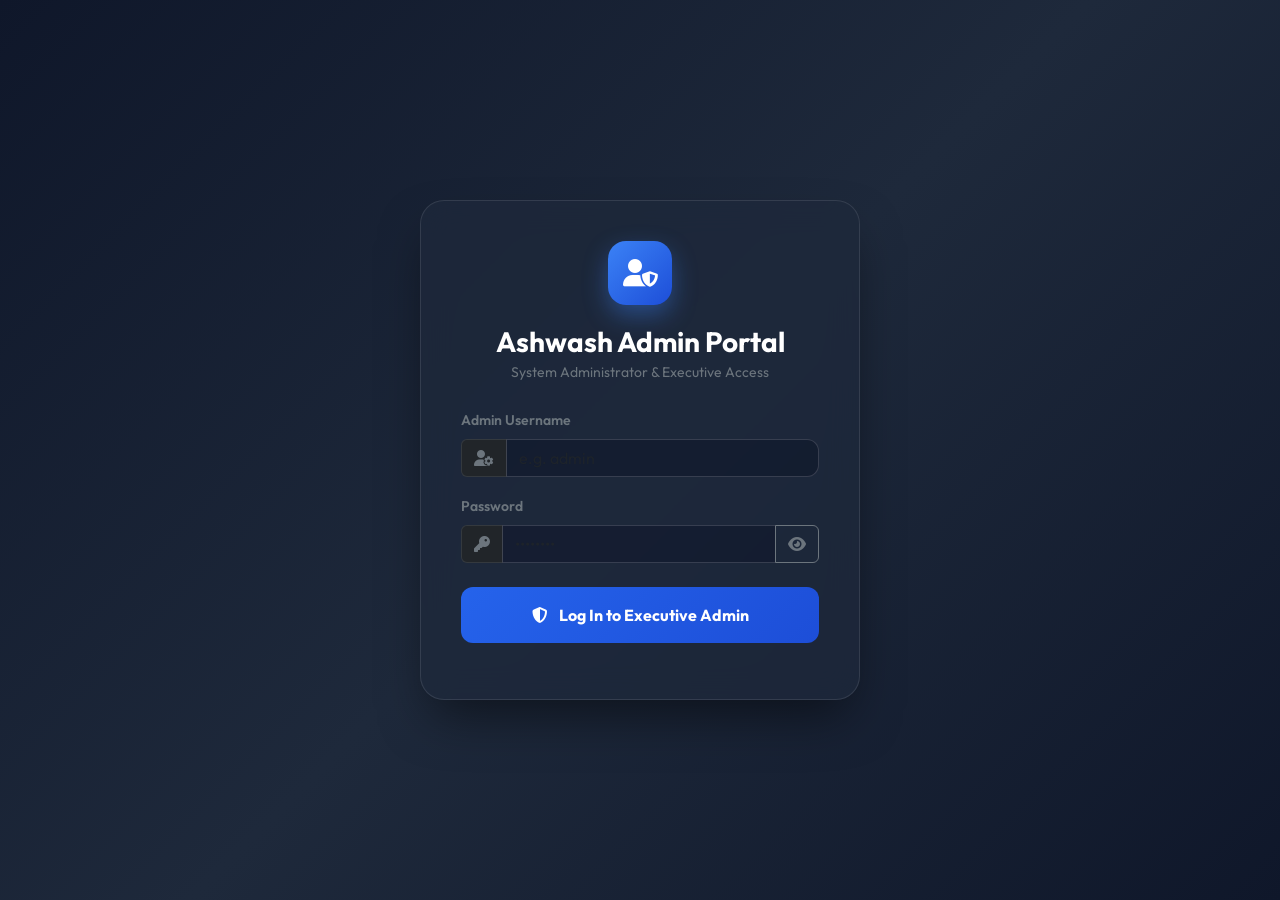
<file: ashwash_admin/index.html>
<!DOCTYPE html>
<html lang="en">
<head>
    <meta charset="UTF-8">
    <meta name="viewport" content="width=device-width, initial-scale=1.0">
    <title>Ashwash Executive Admin Portal - Login</title>
    <link href="https://cdn.jsdelivr.net/npm/bootstrap@5.3.0/dist/css/bootstrap.min.css" rel="stylesheet">
    <link rel="stylesheet" href="https://cdnjs.cloudflare.com/ajax/libs/font-awesome/6.4.0/css/all.min.css">
    <link href="https://fonts.googleapis.com/css2?family=Outfit:wght@300;400;500;600;700&display=swap" rel="stylesheet">
    <link rel="stylesheet" href="style.css">
</head>
<body class="d-flex align-items-center justify-content-center min-vh-100 py-4">
    <div class="login-card">
        <div class="text-center mb-4">
            <div class="brand-badge"><i class="fa-solid fa-user-shield text-white"></i></div>
            <h3 class="fw-bold text-white mb-1">Ashwash Admin Portal</h3>
            <p class="text-secondary small">System Administrator & Executive Access</p>
        </div>

        <div id="alertBox" class="alert alert-danger d-none border-0 bg-danger bg-opacity-25 text-danger rounded-3 py-2 px-3 mb-3 small"></div>

        <form id="adminLoginForm">
            <div class="mb-3">
                <label class="form-label text-secondary small fw-semibold">Admin Username</label>
                <div class="input-group">
                    <span class="input-group-text bg-dark border-secondary border-opacity-25 text-secondary"><i class="fa-solid fa-user-gear"></i></span>
                    <input type="text" id="username" class="form-control text-white" placeholder="e.g. admin" required>
                </div>
            </div>

            <div class="mb-4">
                <label class="form-label text-secondary small fw-semibold">Password</label>
                <div class="input-group">
                    <span class="input-group-text bg-dark border-secondary border-opacity-25 text-secondary"><i class="fa-solid fa-key"></i></span>
                    <input type="password" id="password" class="form-control text-white" placeholder="••••••••" required>
                    <button class="btn btn-outline-secondary border-opacity-25" type="button" onclick="toggleLoginPassword()">
                        <i class="fa-solid fa-eye text-secondary" id="loginEyeIcon"></i>
                    </button>
                </div>
            </div>

            <button type="submit" class="btn btn-blue w-100 mb-3 py-3 fw-bold"><i class="fa-solid fa-shield-halved me-2"></i> Log In to Executive Admin</button>
        </form>
    </div>
    <script src="app.js"></script>
    <script>
        function toggleLoginPassword() {
            const input = document.getElementById('password');
            const icon = document.getElementById('loginEyeIcon');
            if (input.type === 'password') {
                input.type = 'text';
                icon.classList.remove('fa-eye');
                icon.classList.add('fa-eye-slash');
            } else {
                input.type = 'password';
                icon.classList.remove('fa-eye-slash');
                icon.classList.add('fa-eye');
            }
        }
    </script>
</body>
</html>
</file>
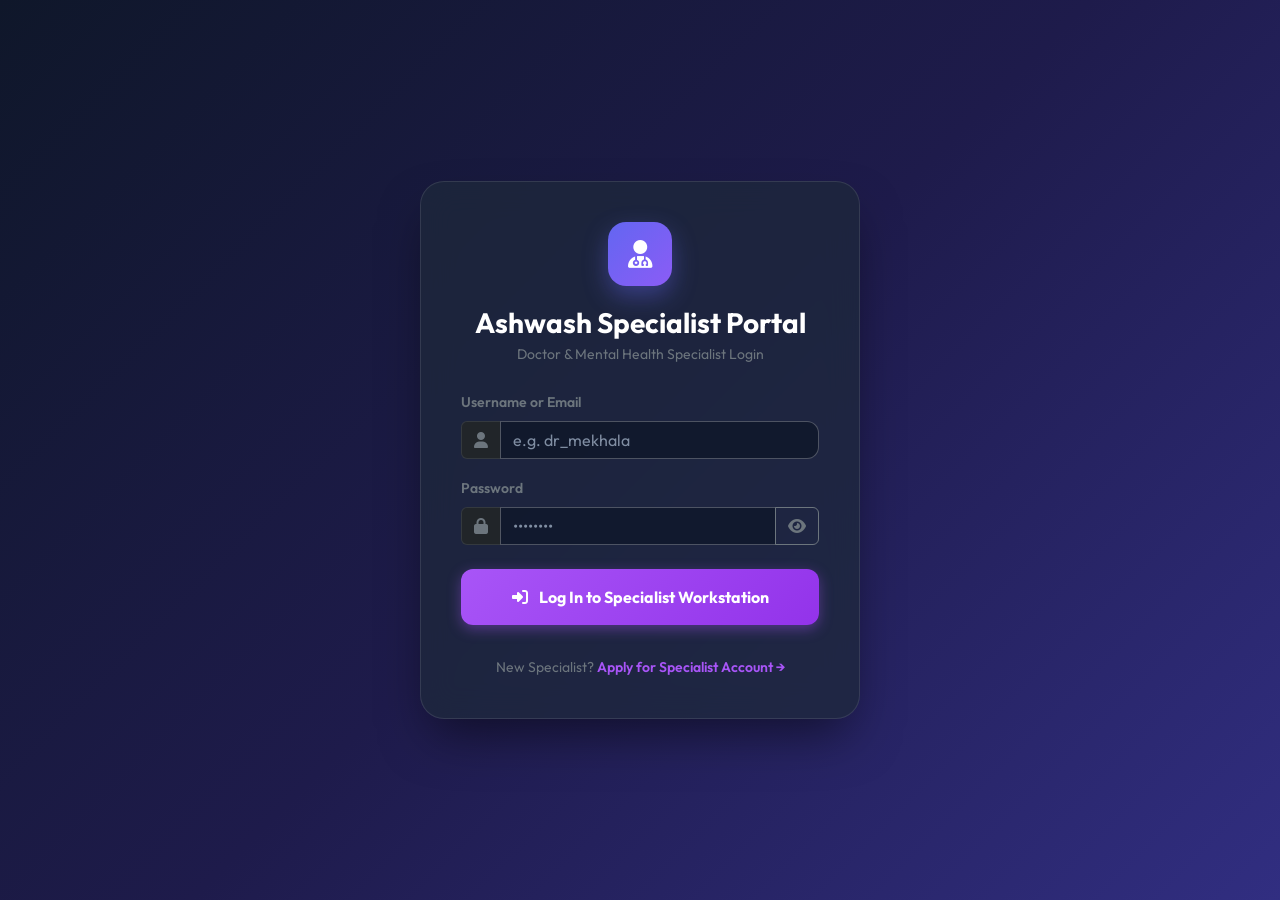
<file: ashwash_specialist/index.html>
<!DOCTYPE html>
<html lang="en">
<head>
    <meta charset="UTF-8">
    <meta name="viewport" content="width=device-width, initial-scale=1.0">
    <title>Ashwash Specialist Portal - Login</title>
    <link href="https://cdn.jsdelivr.net/npm/bootstrap@5.3.0/dist/css/bootstrap.min.css" rel="stylesheet">
    <link rel="stylesheet" href="https://cdnjs.cloudflare.com/ajax/libs/font-awesome/6.4.0/css/all.min.css">
    <link href="https://fonts.googleapis.com/css2?family=Outfit:wght@300;400;500;600;700&display=swap" rel="stylesheet">
    <link rel="stylesheet" href="style.css">
</head>
<body class="d-flex align-items-center justify-content-center min-vh-100 py-4">
    <div class="login-card">
        <div class="text-center mb-4">
            <div class="brand-badge"><i class="fa-solid fa-user-doctor text-white"></i></div>
            <h3 class="fw-bold text-white mb-1">Ashwash Specialist Portal</h3>
            <p class="text-secondary small">Doctor & Mental Health Specialist Login</p>
        </div>

        <div id="alertBox" class="alert alert-danger d-none border-0 bg-danger bg-opacity-25 text-danger rounded-3 py-2 px-3 mb-3 small"></div>

        <form id="specialistLoginForm">
            <div class="mb-3">
                <label class="form-label text-secondary small fw-semibold">Username or Email</label>
                <div class="input-group">
                    <span class="input-group-text bg-dark border-secondary border-opacity-25 text-secondary"><i class="fa-solid fa-user"></i></span>
                    <input type="text" id="username" class="form-control text-white" placeholder="e.g. dr_mekhala" required>
                </div>
            </div>

            <div class="mb-4">
                <label class="form-label text-secondary small fw-semibold">Password</label>
                <div class="input-group">
                    <span class="input-group-text bg-dark border-secondary border-opacity-25 text-secondary"><i class="fa-solid fa-lock"></i></span>
                    <input type="password" id="password" class="form-control text-white" placeholder="••••••••" required>
                    <button class="btn btn-outline-secondary border-opacity-25" type="button" onclick="toggleSpecialistLoginPassword()">
                        <i class="fa-solid fa-eye text-secondary" id="specEyeIcon"></i>
                    </button>
                </div>
            </div>

            <button type="submit" class="btn btn-purple w-100 mb-3 py-3 fw-bold"><i class="fa-solid fa-right-to-bracket me-2"></i> Log In to Specialist Workstation</button>
        </form>

        <div class="text-center mt-3">
            <p class="text-secondary small mb-0">New Specialist? <a href="register.html" class="text-decoration-none fw-semibold" style="color: #A855F7;">Apply for Specialist Account &rarr;</a></p>
        </div>
    </div>
    <script src="app.js"></script>
    <script>
        function toggleSpecialistLoginPassword() {
            const input = document.getElementById('password');
            const icon = document.getElementById('specEyeIcon');
            if (input.type === 'password') {
                input.type = 'text';
                icon.classList.remove('fa-eye');
                icon.classList.add('fa-eye-slash');
            } else {
                input.type = 'password';
                icon.classList.remove('fa-eye-slash');
                icon.classList.add('fa-eye');
            }
        }
    </script>
</body>
</html>
</file>
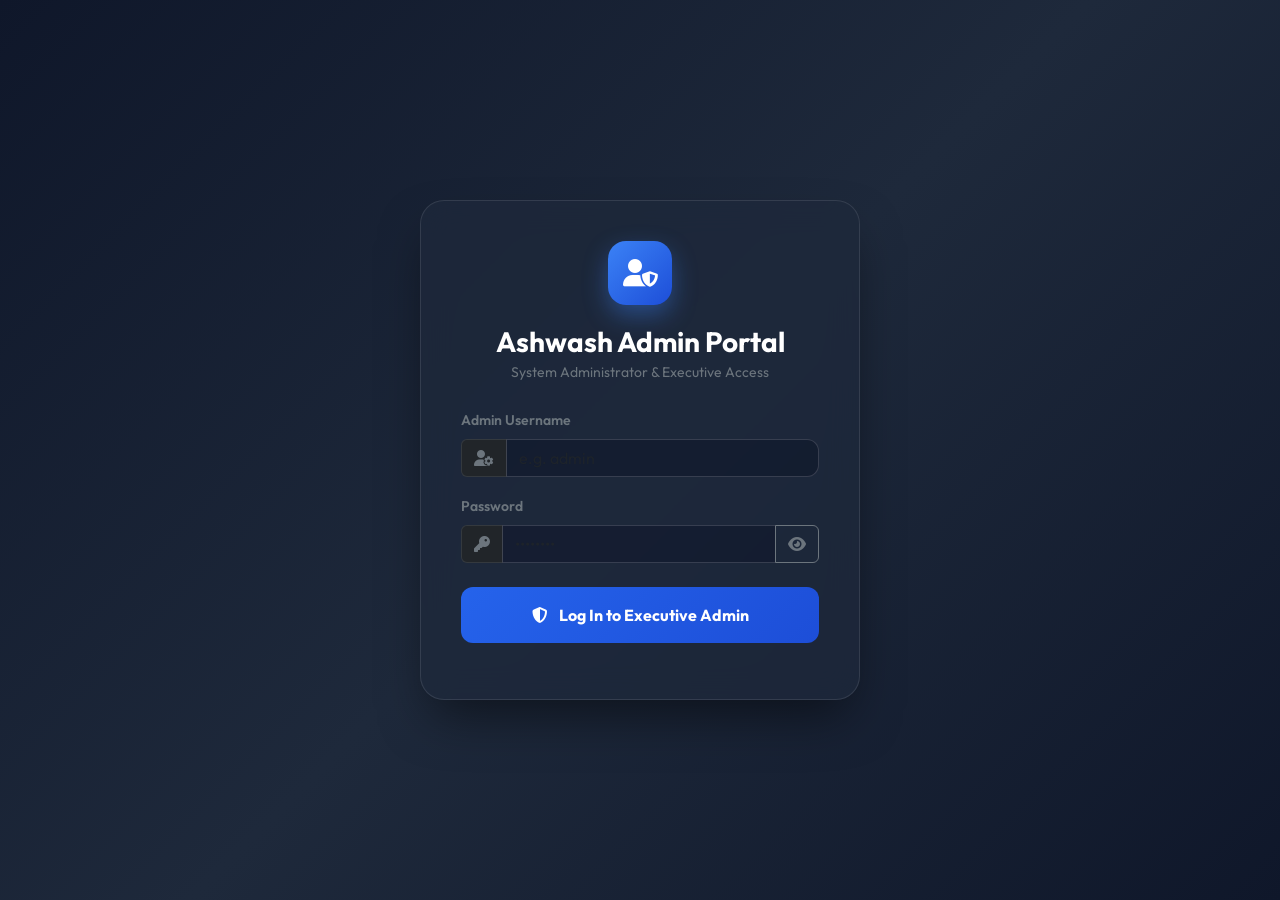
<file: ashwash_admin/dashboard.html>
<!DOCTYPE html>
<html lang="en">
<head>
    <meta charset="UTF-8">
    <meta name="viewport" content="width=device-width, initial-scale=1.0">
    <title>Ashwash Executive Admin Web App</title>
    <script>
        if (!localStorage.getItem('admin_token')) {
            window.location.href = 'index.html';
        }
    </script>
    <link href="https://cdn.jsdelivr.net/npm/bootstrap@5.3.0/dist/css/bootstrap.min.css" rel="stylesheet">
    <link rel="stylesheet" href="https://cdnjs.cloudflare.com/ajax/libs/font-awesome/6.4.0/css/all.min.css">
    <link href="https://fonts.googleapis.com/css2?family=Outfit:wght@300;400;500;600;700&display=swap" rel="stylesheet">
    <link rel="stylesheet" href="style.css">
</head>
<body>
    <!-- Navbar -->
    <nav class="navbar navbar-expand-lg border-bottom border-secondary border-opacity-25 bg-dark px-4 py-3 sticky-top">
        <div class="container-fluid">
            <a class="navbar-brand d-flex align-items-center text-white fw-bold fs-5" href="#">
                <span class="bg-primary rounded-3 p-2 me-2 d-inline-flex"><i class="fa-solid fa-user-shield text-white"></i></span>
                Ashwash Executive Admin Portal
            </a>
            <div class="d-flex align-items-center gap-3">
                <a href="https://ashwash-backend.onrender.com/admin/" target="_blank" class="btn btn-outline-warning btn-sm rounded-3"><i class="fa-solid fa-database me-1"></i> Django Core Admin</a>
                <a href="profile.html" class="btn btn-outline-info btn-sm rounded-3"><i class="fa-solid fa-user-gear me-1"></i> Manage Account</a>
                <button class="btn btn-outline-danger btn-sm rounded-3" onclick="logoutAdmin()"><i class="fa-solid fa-right-from-bracket me-1"></i> Logout</button>
            </div>
        </div>
    </nav>

    <div class="container-fluid px-4 py-4">
        <!-- KPI Metrics Row (Clickable Cards) -->
        <div class="row g-3 mb-4">
            <div class="col-md">
                <div class="stat-card d-flex align-items-center justify-content-between" onclick="openPatientsModal()" title="Click to view Patients Directory">
                    <div>
                        <div class="text-secondary small fw-semibold">Total Patients</div>
                        <div class="fs-3 fw-bold text-white" id="statPatients">0</div>
                    </div>
                    <div class="stat-icon bg-primary bg-opacity-25 text-primary"><i class="fa-solid fa-users"></i></div>
                </div>
            </div>
            <div class="col-md">
                <div class="stat-card d-flex align-items-center justify-content-between" onclick="openSpecialistsModal()" title="Click to view Specialists Directory">
                    <div>
                        <div class="text-secondary small fw-semibold">Specialists</div>
                        <div class="fs-3 fw-bold text-white" id="statSpecialists">0</div>
                    </div>
                    <div class="stat-icon bg-success bg-opacity-25 text-success"><i class="fa-solid fa-user-doctor"></i></div>
                </div>
            </div>
            <div class="col-md">
                <div class="stat-card d-flex align-items-center justify-content-between" onclick="openCoursesModal()" title="Click to view Course Approval Requests">
                    <div>
                        <div class="text-secondary small fw-semibold">Courses</div>
                        <div class="fs-3 fw-bold text-white" id="statCourses">0</div>
                    </div>
                    <div class="stat-icon bg-info bg-opacity-25 text-info"><i class="fa-solid fa-book-open"></i></div>
                </div>
            </div>
            <div class="col-md">
                <div class="stat-card d-flex align-items-center justify-content-between" onclick="openKnowledgeHubModal()" title="Click to view Knowledge Hub Resources">
                    <div>
                        <div class="text-secondary small fw-semibold">Knowledge Hub</div>
                        <div class="fs-3 fw-bold text-warning" id="statKnowledgeHub">0</div>
                    </div>
                    <div class="stat-icon bg-warning bg-opacity-25 text-warning"><i class="fa-solid fa-book-bookmark"></i></div>
                </div>
            </div>
            <div class="col-md">
                <div class="stat-card d-flex align-items-center justify-content-between" onclick="openPaymentsModal()" title="Click to view Payment Transactions">
                    <div>
                        <div class="text-secondary small fw-semibold">Total Revenue</div>
                        <div class="fs-3 fw-bold text-success" id="statRevenue">৳0</div>
                    </div>
                    <div class="stat-icon bg-success bg-opacity-25 text-success"><i class="fa-solid fa-money-bill-wave"></i></div>
                </div>
            </div>
        </div>

        <!-- Main Navigation Tabs -->
        <ul class="nav nav-tabs mb-4 border-secondary" id="adminTabs">
            <li class="nav-item">
                <button class="nav-link text-light active fw-bold" data-bs-toggle="tab" data-bs-target="#specialists-tab"><i class="fa-solid fa-user-doctor me-2"></i> Specialist Verification</button>
            </li>
            <li class="nav-item">
                <button class="nav-link text-light fw-bold" data-bs-toggle="tab" data-bs-target="#users-tab"><i class="fa-solid fa-user-gear me-2"></i> User Access Control</button>
            </li>
            <li class="nav-item">
                <button class="nav-link text-light fw-bold" data-bs-toggle="tab" data-bs-target="#courses-admin-tab">
                    <i class="fa-solid fa-book-open-reader me-2 text-warning"></i> Course Approval Requests <span class="badge bg-danger rounded-pill ms-1" id="badgePendingCourses">0</span>
                </button>
            </li>
            <li class="nav-item">
                <button class="nav-link text-light fw-bold" data-bs-toggle="tab" data-bs-target="#knowledge-hub-tab">
                    <i class="fa-solid fa-book-bookmark me-2 text-info"></i> Knowledge Hub Resources
                </button>
            </li>
            <li class="nav-item">
                <button class="nav-link text-light fw-bold" data-bs-toggle="tab" data-bs-target="#payments-admin-tab">
                    <i class="fa-solid fa-wallet me-2 text-success"></i> bKash Payments
                </button>
            </li>
        </ul>

        <div class="tab-content">
            <!-- TAB 1: SPECIALISTS -->
            <div class="tab-pane fade show active" id="specialists-tab">
                <div class="card-custom p-4">
                    <h5 class="fw-bold text-white mb-3">Specialist Verification & Medical Licenses</h5>
                    <div class="table-responsive">
                        <table class="table table-custom mb-0">
                            <thead>
                                <tr>
                                    <th>ID</th>
                                    <th>Doctor Name</th>
                                    <th>Specialization</th>
                                    <th>Qualification</th>
                                    <th>License No.</th>
                                    <th>Verification</th>
                                    <th>Action</th>
                                </tr>
                            </thead>
                            <tbody id="specialistsTableBody"></tbody>
                        </table>
                    </div>
                </div>
            </div>

            <!-- TAB 2: USERS -->
            <div class="tab-pane fade" id="users-tab">
                <div class="card-custom p-4">
                    <div class="d-flex justify-content-between align-items-center mb-3">
                        <h5 class="fw-bold text-white mb-0">Registered Platform Users</h5>
                        <div class="btn-group btn-group-sm" role="group">
                            <button type="button" class="btn btn-outline-primary active" onclick="filterUserTable('ALL')">All Users</button>
                            <button type="button" class="btn btn-outline-primary" onclick="filterUserTable('PATIENT')">Patients Only</button>
                            <button type="button" class="btn btn-outline-primary" onclick="filterUserTable('SPECIALIST')">Specialists Only</button>
                        </div>
                    </div>
                    <div class="table-responsive">
                        <table class="table table-custom mb-0">
                            <thead>
                                <tr>
                                    <th>ID</th>
                                    <th>Username</th>
                                    <th>Email</th>
                                    <th>Role</th>
                                    <th>Status</th>
                                    <th>Action</th>
                                </tr>
                            </thead>
                            <tbody id="usersTableBody"></tbody>
                        </table>
                    </div>
                </div>
            </div>

            <!-- TAB 3: COURSE APPROVAL REQUESTS & GOVERNANCE -->
            <div class="tab-pane fade" id="courses-admin-tab">
                <div class="card-custom p-4">
                    <div class="d-flex justify-content-between align-items-center mb-4">
                        <div>
                            <h5 class="fw-bold text-white mb-1"><i class="fa-solid fa-book-open-reader me-2 text-warning"></i> Course Approval Requests & Governance</h5>
                            <p class="text-secondary small mb-0">Review courses submitted by specialists. Once approved, the course will be published to the main database and visible to patients.</p>
                        </div>
                        <div class="btn-group btn-group-sm" role="group">
                            <button type="button" class="btn btn-outline-warning active" onclick="filterAdminCourses('PENDING')"><i class="fa-solid fa-clock me-1"></i> Pending Approval Requests</button>
                            <button type="button" class="btn btn-outline-success" onclick="filterAdminCourses('APPROVED')"><i class="fa-solid fa-circle-check me-1"></i> Approved & Live</button>
                            <button type="button" class="btn btn-outline-light" onclick="filterAdminCourses('ALL')">All Courses</button>
                        </div>
                    </div>

                    <div class="row g-3" id="coursesAdminContainer"></div>
                </div>
            </div>

            <!-- TAB 4: KNOWLEDGE HUB RESOURCES -->
            <div class="tab-pane fade" id="knowledge-hub-tab">
                <div class="card-custom p-4">
                    <div class="d-flex justify-content-between align-items-center mb-4 flex-wrap gap-2">
                        <div>
                            <h5 class="fw-bold text-white mb-1"><i class="fa-solid fa-book-bookmark me-2 text-info"></i> Knowledge Hub Resources Management</h5>
                            <p class="text-secondary small mb-0">Upload Audio (.mp3), Video (.mp4), and PDF (.pdf) documents from your device directly to the patient app.</p>
                        </div>
                        <button class="btn btn-primary rounded-3 fw-bold" onclick="openUploadResourceModal()"><i class="fa-solid fa-cloud-arrow-up me-2"></i> Upload New Resource (Audio/Video/PDF)</button>
                    </div>

                    <div class="table-responsive">
                        <table class="table table-custom mb-0">
                            <thead>
                                <tr>
                                    <th>ID</th>
                                    <th>Type</th>
                                    <th>Title (Bangla / English)</th>
                                    <th>Duration</th>
                                    <th>Access Tier</th>
                                    <th>Media / File Link</th>
                                    <th>Action</th>
                                </tr>
                            </thead>
                            <tbody id="knowledgeHubTableBody"></tbody>
                        </table>
                    </div>
                </div>
            </div>

            <!-- TAB 5: BKASH PAYMENTS -->
            <div class="tab-pane fade" id="payments-admin-tab">
                <div class="card-custom p-4">
                    <div class="d-flex justify-content-between align-items-center mb-4">
                        <div>
                            <h5 class="fw-bold text-white mb-1"><i class="fa-solid fa-wallet me-2 text-success"></i> bKash Payment Transactions</h5>
                            <p class="text-secondary small mb-0">Live audit log of all patient payments, course purchases, and consultation fees.</p>
                        </div>
                        <div class="btn-group btn-group-sm" role="group">
                            <button type="button" class="btn btn-outline-success active" onclick="filterPayments('ALL')">bKash Gateways</button>
                        </div>
                    </div>

                    <div class="table-responsive">
                        <table class="table table-custom mb-0">
                            <thead>
                                <tr>
                                    <th>ID</th>
                                    <th>Patient Name</th>
                                    <th>Gateway</th>
                                    <th>Transaction ID (TrxID)</th>
                                    <th>Purpose</th>
                                    <th>Amount (BDT)</th>
                                    <th>Date & Time</th>
                                    <th>Status</th>
                                </tr>
                            </thead>
                            <tbody id="paymentsTableBody"></tbody>
                        </table>
                    </div>
                </div>
            </div>
        </div>
    </div>

    <!-- Modal 1: Dedicated Patients Directory -->
    <div class="modal fade" id="patientsModal" tabindex="-1">
        <div class="modal-dialog modal-xl modal-dialog-centered modal-dialog-scrollable">
            <div class="modal-content bg-dark text-white border-secondary">
                <div class="modal-header border-secondary">
                    <h5 class="modal-title fw-bold text-primary"><i class="fa-solid fa-users me-2"></i> Registered Patients Directory</h5>
                    <button type="button" class="btn-close btn-close-white" data-bs-dismiss="modal"></button>
                </div>
                <div class="modal-body p-4">
                    <div class="table-responsive">
                        <table class="table table-custom mb-0">
                            <thead>
                                <tr>
                                    <th>ID</th>
                                    <th>Patient Username</th>
                                    <th>Email Address</th>
                                    <th>Account Role</th>
                                    <th>Status</th>
                                    <th>Action</th>
                                </tr>
                            </thead>
                            <tbody id="patientsModalTableBody"></tbody>
                        </table>
                    </div>
                </div>
            </div>
        </div>
    </div>

    <!-- Modal 2: Dedicated Specialists Directory -->
    <div class="modal fade" id="specialistsModal" tabindex="-1">
        <div class="modal-dialog modal-xl modal-dialog-centered modal-dialog-scrollable">
            <div class="modal-content bg-dark text-white border-secondary">
                <div class="modal-header border-secondary">
                    <h5 class="modal-title fw-bold text-success"><i class="fa-solid fa-user-doctor me-2"></i> Specialists & Doctor Verification Hub</h5>
                    <button type="button" class="btn-close btn-close-white" data-bs-dismiss="modal"></button>
                </div>
                <div class="modal-body p-4">
                    <div class="table-responsive">
                        <table class="table table-custom mb-0">
                            <thead>
                                <tr>
                                    <th>ID</th>
                                    <th>Doctor Name</th>
                                    <th>Specialization</th>
                                    <th>Qualification</th>
                                    <th>License No.</th>
                                    <th>Verification</th>
                                    <th>Action</th>
                                </tr>
                            </thead>
                            <tbody id="specialistsModalTableBody"></tbody>
                        </table>
                    </div>
                </div>
            </div>
        </div>
    </div>

    <!-- Modal 3: Dedicated Course Approval Requests & Published Directory -->
    <div class="modal fade" id="coursesModal" tabindex="-1">
        <div class="modal-dialog modal-xl modal-dialog-centered modal-dialog-scrollable">
            <div class="modal-content bg-dark text-white border-secondary">
                <div class="modal-header border-secondary">
                    <h5 class="modal-title fw-bold text-warning"><i class="fa-solid fa-book-open-reader me-2"></i> Course Approval Requests & Published Directory</h5>
                    <button type="button" class="btn-close btn-close-white" data-bs-dismiss="modal"></button>
                </div>
                <div class="modal-body p-4">
                    <div class="d-flex justify-content-between align-items-center mb-3">
                        <h6 class="text-secondary mb-0">Review pending specialist requests and live platform courses</h6>
                        <div class="btn-group btn-group-sm" role="group">
                            <button type="button" class="btn btn-outline-warning active" onclick="filterModalCourses('PENDING')">Pending Requests</button>
                            <button type="button" class="btn btn-outline-success" onclick="filterModalCourses('APPROVED')">Approved & Live</button>
                            <button type="button" class="btn btn-outline-light" onclick="filterModalCourses('ALL')">All</button>
                        </div>
                    </div>
                    <div class="row g-3" id="coursesModalContainer"></div>
                </div>
            </div>
        </div>
    </div>

    <!-- Modal 5: Dedicated Payments Audit Popup -->
    <div class="modal fade" id="paymentsModal" tabindex="-1">
        <div class="modal-dialog modal-xl modal-dialog-centered modal-dialog-scrollable">
            <div class="modal-content bg-dark text-white border-secondary">
                <div class="modal-header border-secondary">
                    <h5 class="modal-title fw-bold text-success"><i class="fa-solid fa-wallet me-2"></i> bKash & Nagad Payment Audit Hub</h5>
                    <button type="button" class="btn-close btn-close-white" data-bs-dismiss="modal"></button>
                </div>
                <div class="modal-body p-4">
                    <div class="table-responsive">
                        <table class="table table-custom mb-0">
                            <thead>
                                <tr>
                                    <th>ID</th>
                                    <th>Patient Username</th>
                                    <th>Gateway</th>
                                    <th>TrxID</th>
                                    <th>Purpose</th>
                                    <th>Amount</th>
                                    <th>Date</th>
                                    <th>Status</th>
                                </tr>
                            </thead>
                            <tbody id="paymentsModalTableBody"></tbody>
                        </table>
                    </div>
                </div>
            </div>
        </div>
    </div>

    <!-- Modal 6: Upload Knowledge Hub Resource -->
    <div class="modal fade" id="uploadResourceModal" tabindex="-1">
        <div class="modal-dialog modal-lg modal-dialog-centered">
            <div class="modal-content bg-dark text-white border-secondary">
                <div class="modal-header border-secondary">
                    <h5 class="modal-title fw-bold text-info"><i class="fa-solid fa-cloud-arrow-up me-2"></i> Upload Knowledge Hub Resource (Audio / Video / PDF)</h5>
                    <button type="button" class="btn-close btn-close-white" data-bs-dismiss="modal"></button>
                </div>
                <div class="modal-body p-4">
                    <form id="uploadResourceForm">
                        <div class="row g-3">
                            <div class="col-md-6">
                                <label class="form-label text-secondary small fw-semibold">Title in English</label>
                                <input type="text" id="resTitleEn" required class="form-control bg-secondary bg-opacity-25 text-white border-secondary" placeholder="e.g. Deep Meditation & Relaxation Track">
                            </div>
                            <div class="col-md-6">
                                <label class="form-label text-secondary small fw-semibold">Title in Bangla (বাংলা শিরোনাম)</label>
                                <input type="text" id="resTitleBn" required class="form-control bg-secondary bg-opacity-25 text-white border-secondary" placeholder="যেমন: প্রসূতি পরবর্তী ডিপ্রেশন গাইডলাইন (PDF)">
                            </div>
                            <div class="col-md-6">
                                <label class="form-label text-secondary small fw-semibold">Resource Format / Type</label>
                                <select id="resType" class="form-select bg-secondary bg-opacity-25 text-white border-secondary">
                                    <option value="audio">🎵 Audio Track (.mp3)</option>
                                    <option value="video">🎥 Video Stream (.mp4)</option>
                                    <option value="pdf">📄 PDF Book / Document (.pdf)</option>
                                    <option value="article">📰 Article & Link</option>
                                </select>
                            </div>
                            <div class="col-md-6">
                                <label class="form-label text-secondary small fw-semibold">Access Tier (Free vs Paid)</label>
                                <select id="resPremium" class="form-select bg-secondary bg-opacity-25 text-white border-secondary">
                                    <option value="false">Free Access (সকলের জন্য ফ্রি)</option>
                                    <option value="true">Paid / Premium (৳50)</option>
                                </select>
                            </div>
                            <div class="col-md-12">
                                <label class="form-label text-secondary small fw-semibold">Upload File from Device (Audio .mp3, Video .mp4, Document .pdf)</label>
                                <input type="file" id="resFile" accept="audio/*,video/*,application/pdf" class="form-control bg-secondary bg-opacity-25 text-white border-secondary">
                                <div class="form-text text-secondary small">Select an .mp3, .mp4, or .pdf file directly from your computer or phone.</div>
                            </div>
                            <div class="col-md-12">
                                <label class="form-label text-secondary small fw-semibold">OR Media URL / Cloud Link (Optional if file uploaded)</label>
                                <input type="url" id="resUrl" class="form-control bg-secondary bg-opacity-25 text-white border-secondary" placeholder="https://res.cloudinary.com/...">
                            </div>
                            <div class="col-md-6">
                                <label class="form-label text-secondary small fw-semibold">Summary in Bangla (সংক্ষিপ্ত বর্ণনা)</label>
                                <textarea id="resSummaryBn" rows="2" class="form-control bg-secondary bg-opacity-25 text-white border-secondary" placeholder="যেমন: মানসিক চাপ ও উদ্বেগ কমানোর ১০ মিনিটের অডিও..."></textarea>
                            </div>
                            <div class="col-md-6">
                                <label class="form-label text-secondary small fw-semibold">Summary in English</label>
                                <textarea id="resSummaryEn" rows="2" class="form-control bg-secondary bg-opacity-25 text-white border-secondary" placeholder="Brief summary of the audio, video, or PDF booklet..."></textarea>
                            </div>
                            <div class="col-md-12">
                                <label class="form-label text-secondary small fw-semibold">Duration (Minutes)</label>
                                <input type="number" id="resDuration" value="10" min="1" class="form-control bg-secondary bg-opacity-25 text-white border-secondary">
                            </div>
                        </div>
                        <div id="uploadAlert" class="alert alert-danger mt-3 d-none"></div>
                        <div class="mt-4 text-end">
                            <button type="button" class="btn btn-secondary me-2 rounded-3" data-bs-dismiss="modal">Cancel</button>
                            <button type="submit" id="uploadSubmitBtn" class="btn btn-info rounded-3 px-4 fw-bold text-white"><i class="fa-solid fa-cloud-arrow-up me-2"></i> Upload to Knowledge Hub</button>
                        </div>
                    </form>
                </div>
            </div>
        </div>
    </div>

    <script src="https://cdn.jsdelivr.net/npm/bootstrap@5.3.0/dist/js/bootstrap.bundle.min.js"></script>
    <script src="app.js"></script>
</body>
</html>
</file>
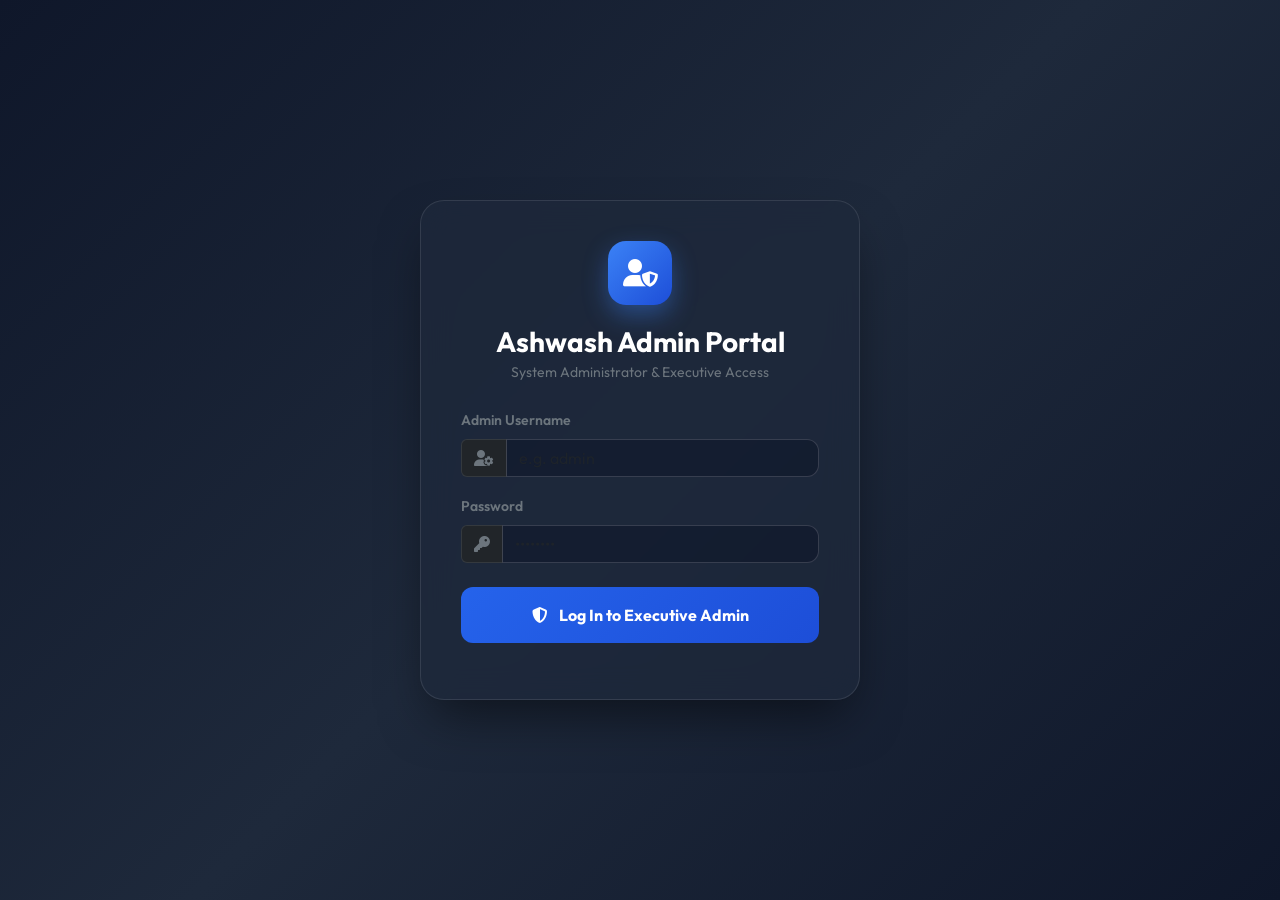
<file: ashwash_admin/login.html>
<!DOCTYPE html>
<html lang="en">
<head>
    <meta charset="UTF-8">
    <meta name="viewport" content="width=device-width, initial-scale=1.0">
    <title>Ashwash Executive Admin Portal - Login</title>
    <link href="https://cdn.jsdelivr.net/npm/bootstrap@5.3.0/dist/css/bootstrap.min.css" rel="stylesheet">
    <link rel="stylesheet" href="https://cdnjs.cloudflare.com/ajax/libs/font-awesome/6.4.0/css/all.min.css">
    <link href="https://fonts.googleapis.com/css2?family=Outfit:wght@300;400;500;600;700&display=swap" rel="stylesheet">
    <link rel="stylesheet" href="style.css">
</head>
<body class="d-flex align-items-center justify-content-center min-vh-100">
    <div class="login-card">
        <div class="text-center mb-4">
            <div class="brand-badge"><i class="fa-solid fa-user-shield text-white"></i></div>
            <h3 class="fw-bold text-white mb-1">Ashwash Admin Portal</h3>
            <p class="text-secondary small">System Administrator & Executive Access</p>
        </div>

        <div id="alertBox" class="alert alert-danger d-none border-0 bg-danger bg-opacity-25 text-danger rounded-3 py-2 px-3 mb-3 small"></div>

        <form id="adminLoginForm">
            <div class="mb-3">
                <label class="form-label text-secondary small fw-semibold">Admin Username</label>
                <div class="input-group">
                    <span class="input-group-text bg-dark border-secondary border-opacity-25 text-secondary"><i class="fa-solid fa-user-gear"></i></span>
                    <input type="text" id="username" class="form-control text-white" placeholder="e.g. admin" required>
                </div>
            </div>

            <div class="mb-4">
                <label class="form-label text-secondary small fw-semibold">Password</label>
                <div class="input-group">
                    <span class="input-group-text bg-dark border-secondary border-opacity-25 text-secondary"><i class="fa-solid fa-key"></i></span>
                    <input type="password" id="password" class="form-control text-white" placeholder="••••••••" required>
                </div>
            </div>

            <button type="submit" class="btn btn-blue w-100 mb-3 py-3 fw-bold"><i class="fa-solid fa-shield-halved me-2"></i> Log In to Executive Admin</button>
        </form>
    </div>
    <script src="app.js"></script>
</body>
</html>
</file>
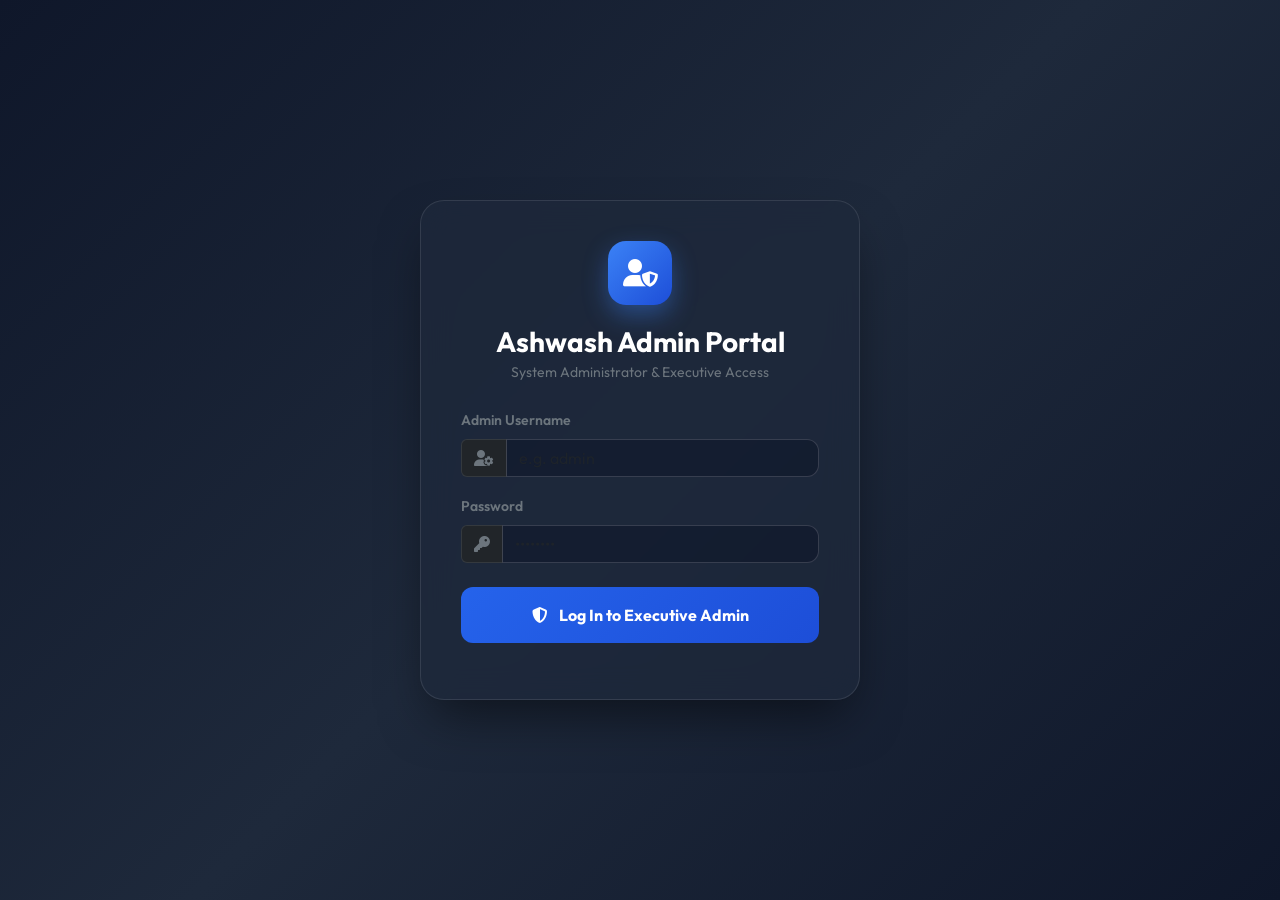
<file: ashwash_admin/profile.html>
<!DOCTYPE html>
<html lang="en">
<head>
    <meta charset="UTF-8">
    <meta name="viewport" content="width=device-width, initial-scale=1.0">
    <title>Manage Admin Account & Profile - Ashwash Executive Admin</title>
    <script>
        if (!localStorage.getItem('admin_token')) {
            window.location.href = 'login.html';
        }
    </script>
    <link href="https://cdn.jsdelivr.net/npm/bootstrap@5.3.0/dist/css/bootstrap.min.css" rel="stylesheet">
    <link rel="stylesheet" href="https://cdnjs.cloudflare.com/ajax/libs/font-awesome/6.4.0/css/all.min.css">
    <link href="https://fonts.googleapis.com/css2?family=Outfit:wght@300;400;500;600;700&display=swap" rel="stylesheet">
    <link rel="stylesheet" href="style.css">
</head>
<body>
    <!-- Navbar -->
    <nav class="navbar navbar-expand-lg border-bottom border-secondary border-opacity-25 bg-dark px-4 py-3 sticky-top">
        <div class="container-fluid">
            <a class="navbar-brand d-flex align-items-center text-white fw-bold fs-5" href="index.html">
                <span class="bg-primary rounded-3 p-2 me-2 d-inline-flex"><i class="fa-solid fa-user-shield text-white"></i></span>
                Ashwash Executive Admin Portal
            </a>
            <div class="d-flex align-items-center gap-3">
                <a href="index.html" class="btn btn-outline-light btn-sm rounded-3"><i class="fa-solid fa-arrow-left me-1"></i> Back to Dashboard</a>
                <button class="btn btn-outline-danger btn-sm rounded-3" onclick="logoutAdmin()"><i class="fa-solid fa-right-from-bracket me-1"></i> Logout</button>
            </div>
        </div>
    </nav>

    <div class="container py-5" style="max-width: 900px;">
        <div class="row g-4">
            <!-- Left Side: Profile Summary Card -->
            <div class="col-md-4">
                <div class="card-custom p-4 text-center h-100">
                    <div class="brand-badge mb-3"><i class="fa-solid fa-user-gear text-white"></i></div>
                    <h5 class="fw-bold text-white mb-1" id="displayUsername">Admin User</h5>
                    <p class="text-secondary small mb-3" id="displayEmail">admin@ashwash.com</p>
                    <span class="badge bg-primary bg-opacity-25 text-primary px-3 py-2 rounded-pill mb-4"><i class="fa-solid fa-shield-halved me-1"></i> Superuser Administrator</span>
                    
                    <hr class="border-secondary border-opacity-25 my-3">

                    <div class="text-start small">
                        <div class="d-flex justify-content-between mb-2">
                            <span class="text-secondary">Account Status:</span>
                            <span class="text-success fw-bold"><i class="fa-solid fa-circle-check me-1"></i> Active</span>
                        </div>
                        <div class="d-flex justify-content-between">
                            <span class="text-secondary">Role:</span>
                            <span class="text-white fw-semibold">Executive Admin</span>
                        </div>
                    </div>
                </div>
            </div>

            <!-- Right Side: Edit Details Forms -->
            <div class="col-md-8">
                <div id="profileAlertBox" class="alert d-none border-0 rounded-3 py-3 px-4 mb-4 small"></div>

                <!-- Form 1: Username & Email Settings -->
                <div class="card-custom p-4 mb-4">
                    <h5 class="fw-bold text-white mb-3"><i class="fa-solid fa-user-pen me-2 text-primary"></i> Profile Information</h5>
                    <form id="profileInfoForm">
                        <div class="mb-3">
                            <label class="form-label text-secondary small fw-semibold">Admin Username</label>
                            <div class="input-group">
                                <span class="input-group-text bg-dark border-secondary border-opacity-25 text-secondary"><i class="fa-solid fa-user"></i></span>
                                <input type="text" id="profileUsername" class="form-control text-white" required placeholder="admin">
                            </div>
                        </div>

                        <div class="mb-4">
                            <label class="form-label text-secondary small fw-semibold">Admin Email Address</label>
                            <div class="input-group">
                                <span class="input-group-text bg-dark border-secondary border-opacity-25 text-secondary"><i class="fa-solid fa-envelope"></i></span>
                                <input type="email" id="profileEmail" class="form-control text-white" required placeholder="admin@ashwash.com">
                            </div>
                        </div>

                        <button type="submit" class="btn btn-primary rounded-3 px-4 py-2 fw-semibold"><i class="fa-solid fa-floppy-disk me-2"></i> Update Profile Info</button>
                    </form>
                </div>

                <!-- Form 2: Change Password & Previous Password Verification -->
                <div class="card-custom p-4">
                    <h5 class="fw-bold text-white mb-3"><i class="fa-solid fa-lock me-2 text-warning"></i> Change Password & Security</h5>
                    <form id="changePasswordForm">
                        <!-- Previous Password Verification -->
                        <div class="mb-3">
                            <label class="form-label text-secondary small fw-semibold">Current / Previous Password <span class="text-danger">* (Required for verification)</span></label>
                            <div class="input-group">
                                <span class="input-group-text bg-dark border-secondary border-opacity-25 text-secondary"><i class="fa-solid fa-key"></i></span>
                                <input type="password" id="currentPassword" class="form-control text-white" required placeholder="Enter current password">
                                <button class="btn btn-outline-secondary border-opacity-25" type="button" onclick="togglePasswordVisibility('currentPassword', 'eyeIconCurrent')">
                                    <i class="fa-solid fa-eye text-secondary" id="eyeIconCurrent"></i>
                                </button>
                            </div>
                        </div>

                        <!-- New Password -->
                        <div class="mb-3">
                            <label class="form-label text-secondary small fw-semibold">New Password</label>
                            <div class="input-group">
                                <span class="input-group-text bg-dark border-secondary border-opacity-25 text-secondary"><i class="fa-solid fa-lock"></i></span>
                                <input type="password" id="newPassword" class="form-control text-white" required placeholder="••••••••">
                                <button class="btn btn-outline-secondary border-opacity-25" type="button" onclick="togglePasswordVisibility('newPassword', 'eyeIconNew')">
                                    <i class="fa-solid fa-eye text-secondary" id="eyeIconNew"></i>
                                </button>
                            </div>
                        </div>

                        <!-- Confirm New Password -->
                        <div class="mb-4">
                            <label class="form-label text-secondary small fw-semibold">Confirm New Password</label>
                            <div class="input-group">
                                <span class="input-group-text bg-dark border-secondary border-opacity-25 text-secondary"><i class="fa-solid fa-check-double"></i></span>
                                <input type="password" id="confirmPassword" class="form-control text-white" required placeholder="••••••••">
                                <button class="btn btn-outline-secondary border-opacity-25" type="button" onclick="togglePasswordVisibility('confirmPassword', 'eyeIconConfirm')">
                                    <i class="fa-solid fa-eye text-secondary" id="eyeIconConfirm"></i>
                                </button>
                            </div>
                        </div>

                        <button type="submit" class="btn btn-warning rounded-3 px-4 py-2 fw-semibold"><i class="fa-solid fa-shield-halved me-2"></i> Update Password</button>
                    </form>
                </div>
            </div>
        </div>
    </div>

    <script src="https://cdn.jsdelivr.net/npm/bootstrap@5.3.0/dist/js/bootstrap.bundle.min.js"></script>
    <script src="app.js"></script>
    <script>
        document.addEventListener('DOMContentLoaded', () => {
            loadAdminProfile();
            
            const infoForm = document.getElementById('profileInfoForm');
            if (infoForm) {
                infoForm.addEventListener('submit', handleProfileInfoSubmit);
            }
            
            const passForm = document.getElementById('changePasswordForm');
            if (passForm) {
                passForm.addEventListener('submit', handleChangePasswordSubmit);
            }
        });

        // Hide / Reveal Password Toggle
        function togglePasswordVisibility(inputId, iconId) {
            const input = document.getElementById(inputId);
            const icon = document.getElementById(iconId);
            if (input.type === 'password') {
                input.type = 'text';
                icon.classList.remove('fa-eye');
                icon.classList.add('fa-eye-slash');
            } else {
                input.type = 'password';
                icon.classList.remove('fa-eye-slash');
                icon.classList.add('fa-eye');
            }
        }
    </script>
</body>
</html>
</file>
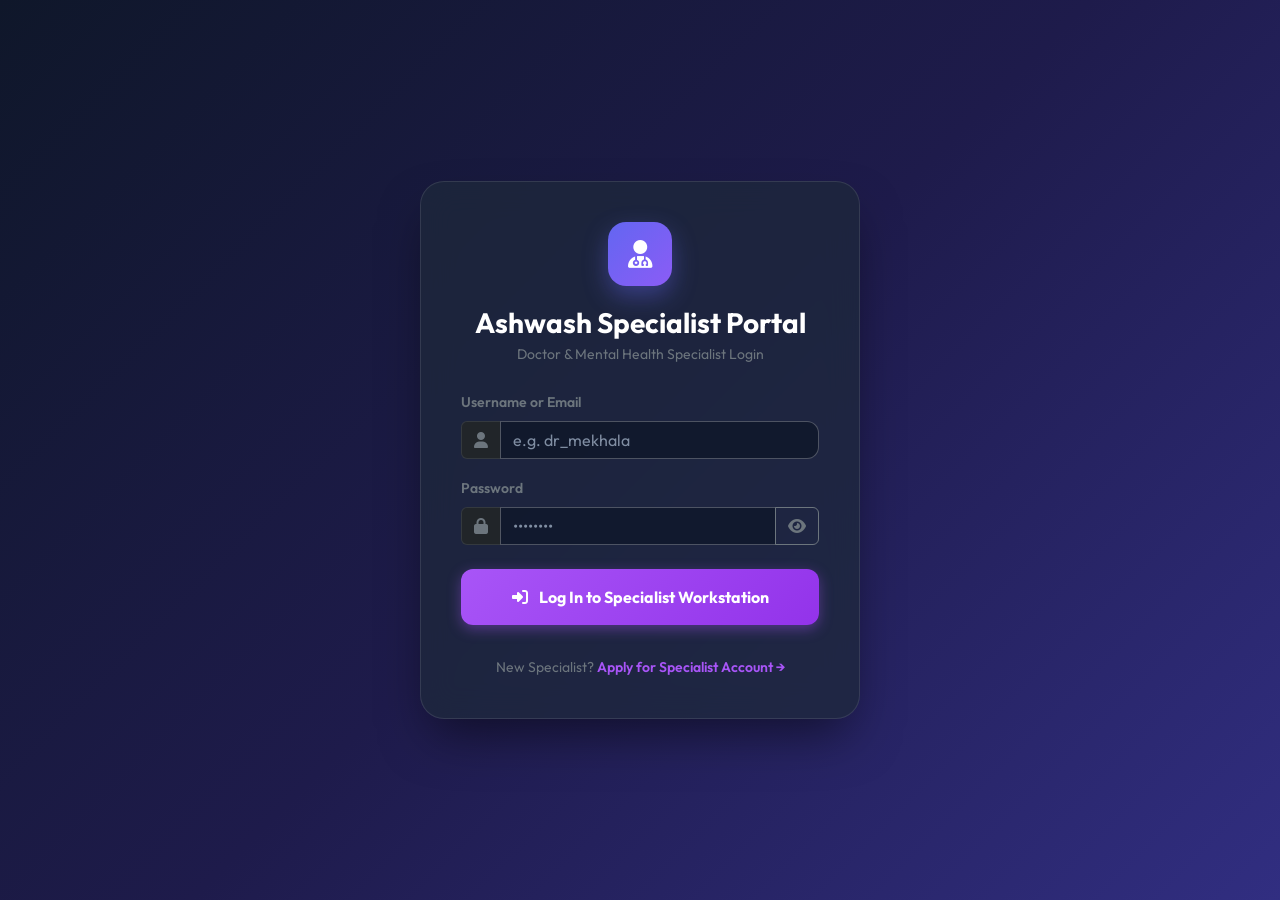
<file: ashwash_specialist/dashboard.html>
<!DOCTYPE html>
<html lang="en">
<head>
    <meta charset="UTF-8">
    <meta name="viewport" content="width=device-width, initial-scale=1.0">
    <title>Ashwash Specialist Workstation</title>
    <script>
        if (!localStorage.getItem('access_token')) {
            window.location.href = 'index.html';
        }
    </script>
    <link href="https://cdn.jsdelivr.net/npm/bootstrap@5.3.0/dist/css/bootstrap.min.css" rel="stylesheet">
    <link rel="stylesheet" href="https://cdnjs.cloudflare.com/ajax/libs/font-awesome/6.4.0/css/all.min.css">
    <link href="https://fonts.googleapis.com/css2?family=Outfit:wght@300;400;500;600;700&display=swap" rel="stylesheet">
    <link rel="stylesheet" href="style.css">
</head>
<body>
    <!-- Navbar -->
    <nav class="navbar navbar-expand-lg border-bottom border-secondary border-opacity-25 bg-dark px-4 py-3 sticky-top">
        <div class="container-fluid">
            <a class="navbar-brand d-flex align-items-center text-white fw-bold fs-5" href="#">
                <span class="bg-primary rounded-3 p-2 me-2 d-inline-flex"><i class="fa-solid fa-user-doctor text-white"></i></span>
                Ashwash Specialist Workstation
            </a>
            <div class="d-flex align-items-center gap-3">
                <div class="d-flex align-items-center gap-2 cursor-pointer" onclick="openZoomAvatarModal()" title="Click to view full photo">
                    <img id="navSpecialistAvatar" src="https://ui-avatars.com/api/?name=Dr+Specialist&background=A855F7&color=fff&size=64" alt="Doctor Photo" class="rounded-circle border border-2 border-purple" style="width: 42px; height: 42px; object-fit: cover;">
                    <div class="text-end d-none d-md-block ms-1">
                        <div class="fw-bold text-white fs-6 mb-0" id="specialistName">Dr. Specialist</div>
                        <div class="text-secondary small" style="font-size: 11px;"><i class="fa-solid fa-certificate me-1 text-warning"></i> Clinical Psychologist</div>
                    </div>
                </div>
                <button class="btn btn-outline-light btn-sm rounded-3 position-relative" id="notifBellBtn" onclick="openNotificationsPanel()">
                    <i class="fa-solid fa-bell"></i>
                    <span id="notificationBadge" class="position-absolute top-0 start-100 translate-middle badge rounded-pill bg-danger">2</span>
                </button>
                <a href="profile.html" class="btn btn-outline-info btn-sm rounded-3"><i class="fa-solid fa-user-gear me-1"></i> Manage Account</a>
                <button class="btn btn-outline-danger btn-sm rounded-3" onclick="logoutSpecialist()"><i class="fa-solid fa-right-from-bracket me-1"></i> Logout</button>
            </div>
        </div>
    </nav>

    <div class="container-fluid px-4 py-4">
        <!-- Top Stats Row (100% Clickable Cards) -->
        <div class="row g-3 mb-4">
            <div class="col-md-3">
                <div class="stat-card d-flex align-items-center justify-content-between" onclick="switchSpecialistTab('courses-tab')" title="Click to view My Courses Studio">
                    <div>
                        <div class="text-secondary small fw-semibold">My Courses</div>
                        <div class="fs-3 fw-bold text-white" id="statCourses">0</div>
                    </div>
                    <div class="stat-icon bg-primary bg-opacity-25 text-primary"><i class="fa-solid fa-book-open"></i></div>
                </div>
            </div>
            <div class="col-md-3">
                <div class="stat-card d-flex align-items-center justify-content-between" onclick="switchSpecialistTab('appointments-tab')" title="Click to view Patient Appointments">
                    <div>
                        <div class="text-secondary small fw-semibold">Appointments</div>
                        <div class="fs-3 fw-bold text-white" id="statAppointments">0</div>
                    </div>
                    <div class="stat-icon bg-success bg-opacity-25 text-success"><i class="fa-solid fa-calendar-check"></i></div>
                </div>
            </div>
            <div class="col-md-3">
                <div class="stat-card d-flex align-items-center justify-content-between" onclick="openDoctorRatingModal()" title="Click to view Doctor Rating breakdown">
                    <div>
                        <div class="text-secondary small fw-semibold">Doctor Rating</div>
                        <div class="fs-3 fw-bold text-warning">4.9 <i class="fa-solid fa-star fs-5 ms-1"></i></div>
                    </div>
                    <div class="stat-icon bg-warning bg-opacity-25 text-warning"><i class="fa-solid fa-star"></i></div>
                </div>
            </div>
            <div class="col-md-3">
                <div class="stat-card d-flex align-items-center justify-content-between" onclick="openConsultationFeeModal()" title="Click to update Consultation Fee">
                    <div>
                        <div class="text-secondary small fw-semibold">Consultation Fee</div>
                        <div class="fs-3 fw-bold text-info" id="statFee">৳1500</div>
                    </div>
                    <div class="stat-icon bg-info bg-opacity-25 text-info"><i class="fa-solid fa-money-bill-wave"></i></div>
                </div>
            </div>
        </div>

        <!-- Navigation Tabs -->
        <ul class="nav nav-tabs mb-4 border-secondary" id="portalTabs">
            <li class="nav-item">
                <button class="nav-link text-light active fw-bold" data-bs-toggle="tab" data-bs-target="#courses-tab"><i class="fa-solid fa-video me-2"></i> Course Studio</button>
            </li>
            <li class="nav-item">
                <button class="nav-link text-light fw-bold" data-bs-toggle="tab" data-bs-target="#appointments-tab"><i class="fa-solid fa-calendar-days me-2"></i> Patient Sessions</button>
            </li>
            <li class="nav-item">
                <button class="nav-link text-light fw-bold" data-bs-toggle="tab" data-bs-target="#community-tab"><i class="fa-solid fa-comments me-2"></i> Community Q&A</button>
            </li>
        </ul>

        <div class="tab-content">
            <!-- TAB 1: COURSES -->
            <div class="tab-pane fade show active" id="courses-tab">
                <div class="d-flex justify-content-between align-items-center mb-4">
                    <h5 class="fw-bold text-white mb-0">Specialist Published Courses</h5>
                    <button class="btn btn-purple" data-bs-toggle="modal" data-bs-target="#createCourseModal">
                        <i class="fa-solid fa-plus me-1"></i> Create New Course
                    </button>
                </div>
                <div class="row g-3" id="coursesContainer"></div>
            </div>

            <!-- TAB 2: APPOINTMENTS -->
            <div class="tab-pane fade" id="appointments-tab">
                <div class="card-custom p-4">
                    <h5 class="fw-bold text-white mb-3">Patient Consultation Bookings</h5>
                    <div class="table-responsive">
                        <table class="table table-custom mb-0">
                            <thead>
                                <tr>
                                    <th>ID</th>
                                    <th>Patient</th>
                                    <th>Date & Time</th>
                                    <th>Status</th>
                                    <th>Action</th>
                                </tr>
                            </thead>
                            <tbody id="appointmentsTableBody"></tbody>
                        </table>
                    </div>
                </div>
            </div>

            <!-- TAB 3: COMMUNITY Q&A -->
            <div class="tab-pane fade" id="community-tab">
                <h5 class="fw-bold text-white mb-3">Community Support Forum & Patient Queries</h5>
                <div id="postsContainer"></div>
            </div>
        </div>
    </div>

    <!-- Create Course Modal -->
    <div class="modal fade" id="createCourseModal" tabindex="-1">
        <div class="modal-dialog modal-lg modal-dialog-centered">
            <div class="modal-content bg-dark text-white border-secondary">
                <div class="modal-header border-secondary">
                    <h5 class="modal-title fw-bold text-white"><i class="fa-solid fa-circle-plus me-2 text-purple" style="color: #A855F7;"></i> Create New Mental Health Course</h5>
                    <button type="button" class="btn-close btn-close-white" data-bs-dismiss="modal"></button>
                </div>
                <form id="createCourseForm">
                    <div class="modal-body p-4">
                        <div id="courseAlertBox" class="alert d-none border-0 rounded-3 py-2 px-3 mb-3 small"></div>

                        <div class="row g-3">
                            <div class="col-md-6">
                                <label class="form-label text-secondary small fw-semibold">Course Title (English)</label>
                                <input type="text" id="courseTitleEn" class="form-control text-white" placeholder="e.g. Postpartum Wellness & Recovery" required>
                            </div>
                            <div class="col-md-6">
                                <label class="form-label text-secondary small fw-semibold">Course Title (Bangla)</label>
                                <input type="text" id="courseTitleBn" class="form-control text-white" placeholder="যেমন: নতুন মায়েদের মানসিক স্বাস্থ্য ও যত্ন" required>
                            </div>
                            <div class="col-md-6">
                                <label class="form-label text-secondary small fw-semibold">Price (BDT - Set 0 for Free)</label>
                                <input type="number" id="coursePrice" class="form-control text-white" placeholder="0 or 1500" value="0" required>
                            </div>
                            <div class="col-md-6">
                                <label class="form-label text-secondary small fw-semibold"><i class="fa-solid fa-upload me-1 text-info"></i> Upload Video/Audio File from Device</label>
                                <input type="file" id="courseMediaFile" class="form-control text-white" accept="video/*,audio/*">
                            </div>
                            <div class="col-12">
                                <label class="form-label text-secondary small fw-semibold">Course Description</label>
                                <textarea id="courseDescEn" class="form-control text-white" rows="3" placeholder="Provide a detailed overview of what patients will learn in this course..." required></textarea>
                            </div>
                        </div>
                    </div>
                    <div class="modal-footer border-secondary">
                        <button type="button" class="btn btn-secondary" data-bs-dismiss="modal">Cancel</button>
                        <button type="submit" class="btn btn-purple"><i class="fa-solid fa-paper-plane me-1"></i> Submit Course for Admin Approval</button>
                    </div>
                </form>
            </div>
        </div>
    </div>

    <!-- Edit & Manage Course Modal -->
    <div class="modal fade" id="editCourseModal" tabindex="-1">
        <div class="modal-dialog modal-xl modal-dialog-centered modal-dialog-scrollable">
            <div class="modal-content bg-dark text-white border-secondary">
                <div class="modal-header border-secondary">
                    <h5 class="modal-title fw-bold text-white"><i class="fa-solid fa-pen-to-square me-2 text-purple" style="color: #A855F7;"></i> Edit & Manage Course Curriculum</h5>
                    <button type="button" class="btn-close btn-close-white" data-bs-dismiss="modal"></button>
                </div>
                <form id="editCourseForm" onsubmit="handleSaveEditedCourse(event)">
                    <input type="hidden" id="editCourseId">
                    <div class="modal-body p-4">
                        <div id="editCourseAlertBox" class="alert d-none border-0 rounded-3 py-2 px-3 mb-3 small"></div>

                        <div class="row g-3 mb-4">
                            <div class="col-md-6">
                                <label class="form-label text-secondary small fw-semibold">Course Title (English)</label>
                                <input type="text" id="editCourseTitleEn" class="form-control text-white" required>
                            </div>
                            <div class="col-md-6">
                                <label class="form-label text-secondary small fw-semibold">Course Title (Bangla)</label>
                                <input type="text" id="editCourseTitleBn" class="form-control text-white" required>
                            </div>
                            <div class="col-md-6">
                                <label class="form-label text-secondary small fw-semibold">Price (BDT)</label>
                                <input type="number" id="editCoursePrice" class="form-control text-white" required>
                            </div>
                            <div class="col-md-6">
                                <label class="form-label text-secondary small fw-semibold">Upload / Replace Media File from Device</label>
                                <input type="file" id="editCourseMediaFile" class="form-control text-white" accept="video/*,audio/*">
                            </div>
                            <div class="col-12">
                                <label class="form-label text-secondary small fw-semibold">Description</label>
                                <textarea id="editCourseDescEn" class="form-control text-white" rows="2" required></textarea>
                            </div>
                        </div>

                        <!-- Modules Section -->
                        <div class="d-flex justify-content-between align-items-center mb-3">
                            <h6 class="fw-bold text-white mb-0"><i class="fa-solid fa-layer-group me-2 text-info"></i> Course Modules & Homework Tasks</h6>
                            <button type="button" class="btn btn-sm btn-purple" onclick="addNewModuleBlock()"><i class="fa-solid fa-plus me-1"></i> Add New Module</button>
                        </div>

                        <div id="modulesContainer"></div>
                    </div>
                    <div class="modal-footer border-secondary">
                        <button type="button" class="btn btn-secondary" data-bs-dismiss="modal">Cancel</button>
                        <button type="submit" class="btn btn-purple"><i class="fa-solid fa-floppy-disk me-1"></i> Save & Sync to Patient App</button>
                    </div>
                </form>
            </div>
        </div>
    </div>

    <!-- Reply to Post Modal -->
    <div class="modal fade" id="replyPostModal" tabindex="-1">
        <div class="modal-dialog modal-dialog-centered">
            <div class="modal-content bg-dark text-white border-secondary">
                <div class="modal-header border-secondary">
                    <h5 class="modal-title fw-bold text-white"><i class="fa-solid fa-reply me-2 text-purple" style="color: #A855F7;"></i> Reply as Doctor Specialist</h5>
                    <button type="button" class="btn-close btn-close-white" data-bs-dismiss="modal"></button>
                </div>
                <form id="replyPostForm" onsubmit="handleSendDoctorReply(event)">
                    <input type="hidden" id="replyPostId">
                    <div class="modal-body p-4">
                        <div class="p-3 bg-secondary bg-opacity-10 rounded-3 mb-3 border border-secondary border-opacity-25">
                            <div class="text-secondary small mb-1" id="replyPatientName">Patient Query</div>
                            <div class="text-light small font-italic" id="replyPostText">...</div>
                        </div>
                        <div class="mb-3">
                            <label class="form-label text-secondary small fw-semibold">Doctor's Expert Advice & Reply</label>
                            <textarea id="replyContent" class="form-control text-white" rows="4" required placeholder="Type your professional medical advice or recommendation here..."></textarea>
                        </div>
                    </div>
                    <div class="modal-footer border-secondary">
                        <button type="button" class="btn btn-secondary" data-bs-dismiss="modal">Cancel</button>
                        <button type="submit" class="btn btn-purple"><i class="fa-solid fa-paper-plane me-1"></i> Send Reply to Patient</button>
                    </div>
                </form>
            </div>
        </div>
    </div>

    <!-- Modal 1: Doctor Rating Breakdown -->
    <div class="modal fade" id="doctorRatingModal" tabindex="-1">
        <div class="modal-dialog modal-dialog-centered">
            <div class="modal-content bg-dark text-white border-secondary">
                <div class="modal-header border-secondary">
                    <h5 class="modal-title fw-bold text-warning"><i class="fa-solid fa-star me-2"></i> Doctor Rating & Patient Feedback</h5>
                    <button type="button" class="btn-close btn-close-white" data-bs-dismiss="modal"></button>
                </div>
                <div class="modal-body p-4 text-center">
                    <div class="display-3 fw-bold text-warning mb-1">4.9 ⭐</div>
                    <p class="text-secondary small mb-3">Based on 48 Patient Consultation Reviews</p>
                    
                    <div class="p-3 bg-secondary bg-opacity-10 rounded-3 text-start small">
                        <div class="d-flex justify-content-between mb-2">
                            <span class="text-light">5 Star Ratings:</span>
                            <span class="text-success fw-bold">45 Reviews (94%)</span>
                        </div>
                        <div class="d-flex justify-content-between mb-2">
                            <span class="text-light">4 Star Ratings:</span>
                            <span class="text-info fw-bold">3 Reviews (6%)</span>
                        </div>
                        <div class="d-flex justify-content-between">
                            <span class="text-light">Communication Rating:</span>
                            <span class="text-warning fw-bold">5.0 / 5.0</span>
                        </div>
                    </div>
                </div>
            </div>
        </div>
    </div>

    <!-- Modal 2: Consultation Fee Settings -->
    <div class="modal fade" id="consultationFeeModal" tabindex="-1">
        <div class="modal-dialog modal-dialog-centered">
            <div class="modal-content bg-dark text-white border-secondary">
                <div class="modal-header border-secondary">
                    <h5 class="modal-title fw-bold text-info"><i class="fa-solid fa-money-bill-wave me-2"></i> Update Consultation Fee</h5>
                    <button type="button" class="btn-close btn-close-white" data-bs-dismiss="modal"></button>
                </div>
                <form id="consultationFeeForm" onsubmit="handleUpdateFee(event)">
                    <div class="modal-body p-4">
                        <div class="mb-3">
                            <label class="form-label text-secondary small fw-semibold">Consultation Fee (BDT ৳)</label>
                            <input type="number" id="inputConsultationFee" class="form-control text-white" value="1500" required placeholder="e.g. 1500">
                            <div class="form-text text-secondary">This fee will be displayed to patients booking consultation sessions with you.</div>
                        </div>
                    </div>
                    <div class="modal-footer border-secondary">
                        <button type="button" class="btn btn-secondary" data-bs-dismiss="modal">Cancel</button>
                        <button type="submit" class="btn btn-info fw-bold text-dark"><i class="fa-solid fa-floppy-disk me-1"></i> Save Consultation Fee</button>
                    </div>
                </form>
            </div>
        </div>
    </div>

    <!-- Modal 3: Full Screen Profile Photo Zoom -->
    <div class="modal fade" id="zoomAvatarModal" tabindex="-1">
        <div class="modal-dialog modal-dialog-centered modal-lg">
            <div class="modal-content bg-dark border-secondary text-center">
                <div class="modal-header border-secondary">
                    <h5 class="modal-title fw-bold text-white"><i class="fa-solid fa-expand me-2 text-purple" style="color: #A855F7;"></i> Specialist Profile Photo (Full View)</h5>
                    <button type="button" class="btn-close btn-close-white" data-bs-dismiss="modal"></button>
                </div>
                <div class="modal-body p-4 d-flex align-items-center justify-content-center">
                    <img id="zoomedAvatarImg" src="" alt="Full Profile Photo" class="img-fluid rounded-4 shadow-lg border border-2 border-purple" style="max-height: 80vh; object-fit: contain;">
                </div>
            </div>
        </div>
    </div>

    <!-- Modal 4: Send Video Meeting Link to Patient -->
    <div class="modal fade" id="sendMeetingLinkModal" tabindex="-1">
        <div class="modal-dialog modal-dialog-centered">
            <div class="modal-content bg-dark text-white border-secondary">
                <div class="modal-header border-secondary">
                    <h5 class="modal-title fw-bold text-info"><i class="fa-solid fa-paper-plane me-2"></i> Send Video Session Link to Patient</h5>
                    <button type="button" class="btn-close btn-close-white" data-bs-dismiss="modal"></button>
                </div>
                <form id="sendMeetingLinkForm" onsubmit="handleSendMeetingLink(event)">
                    <div class="modal-body p-4">
                        <div id="sendLinkAlertBox" class="alert d-none border-0 rounded-3 py-2 px-3 mb-3 small"></div>

                        <div class="mb-3">
                            <label class="form-label text-secondary small fw-semibold">Patient Username / Name</label>
                            <input type="text" id="sendLinkPatientName" class="form-control text-white" required placeholder="Patient username (e.g. mishu)">
                        </div>

                        <div class="mb-3">
                            <label class="form-label text-secondary small fw-semibold"><i class="fa-solid fa-video me-1 text-purple"></i> Google Meet / Zoom Link</label>
                            <input type="url" id="sendLinkUrl" class="form-control text-white" value="https://meet.google.com/ash-wash-wellness" required placeholder="https://meet.google.com/...">
                        </div>

                        <div class="mb-3">
                            <label class="form-label text-secondary small fw-semibold">Session Instructions / Notes for Patient</label>
                            <textarea id="sendLinkNotes" class="form-control text-white" rows="2" placeholder="e.g. Please join 5 mins before schedule for initial evaluation.">Live Consultation Video Session</textarea>
                        </div>
                    </div>
                    <div class="modal-footer border-secondary">
                        <button type="button" class="btn btn-secondary" data-bs-dismiss="modal">Cancel</button>
                        <button type="submit" class="btn btn-info fw-bold text-dark px-4"><i class="fa-solid fa-paper-plane me-1"></i> Send Link via Notification</button>
                    </div>
                </form>
            </div>
        </div>
    </div>

    <!-- Modal 5: bKash & Nagad Payment Gateway Modal -->
    <div class="modal fade" id="paymentGatewayModal" tabindex="-1">
        <div class="modal-dialog modal-dialog-centered">
            <div class="modal-content bg-dark text-white border-secondary">
                <div class="modal-header border-secondary">
                    <h5 class="modal-title fw-bold text-white"><i class="fa-solid fa-credit-card me-2 text-success"></i> Payment Gateway (bKash & Nagad)</h5>
                    <button type="button" class="btn-close btn-close-white" data-bs-dismiss="modal"></button>
                </div>
                <form id="paymentGatewayForm" onsubmit="handleExecutePayment(event)">
                    <input type="hidden" id="payCourseId">
                    <input type="hidden" id="payAppointmentId">
                    <input type="hidden" id="payAmount" value="1500">
                    <input type="hidden" id="payGateway" value="bkash">

                    <div class="modal-body p-4">
                        <div class="p-3 rounded-3 mb-4 border border-secondary border-opacity-25 bg-secondary bg-opacity-10 text-center">
                            <div class="text-secondary small fw-semibold" id="payPurpose">Specialist Consultation Session</div>
                            <div class="fs-2 fw-bold text-success" id="payDisplayAmount">৳1500.00</div>
                        </div>

                        <div class="d-flex gap-2 mb-4">
                            <button type="button" id="btnSelectBkash" class="btn w-50 py-2 fw-bold rounded-3 text-white border-0 shadow" style="background: linear-gradient(135deg, #E2136E, #C2185B);" onclick="selectGateway('bkash')">
                                <i class="fa-solid fa-mobile-screen me-1"></i> bKash
                            </button>
                            <button type="button" id="btnSelectNagad" class="btn w-50 py-2 fw-bold rounded-3 text-white border-0 opacity-50" style="background: linear-gradient(135deg, #F7921E, #E65100);" onclick="selectGateway('nagad')">
                                <i class="fa-solid fa-wallet me-1"></i> Nagad
                            </button>
                        </div>

                        <div class="mb-3">
                            <label class="form-label text-secondary small fw-semibold" id="labelMobileNo">bKash Account Number</label>
                            <input type="text" id="payMobileNumber" class="form-control text-white" value="01770618575" placeholder="017XXXXXXXX" required>
                        </div>

                        <div class="row g-2 mb-3">
                            <div class="col-6">
                                <label class="form-label text-secondary small fw-semibold">Verification OTP</label>
                                <input type="text" id="payOTP" class="form-control text-white" value="123456" placeholder="123456" required>
                                <div class="form-text text-secondary style-italic" style="font-size: 10px;">Test OTP: 123456</div>
                            </div>
                            <div class="col-6">
                                <label class="form-label text-secondary small fw-semibold">Account PIN</label>
                                <input type="password" id="payPIN" class="form-control text-white" value="12121" placeholder="*****" required>
                                <div class="form-text text-secondary style-italic" style="font-size: 10px;">Test PIN: 12121</div>
                            </div>
                        </div>
                    </div>
                    <div class="modal-footer border-secondary">
                        <button type="button" class="btn btn-secondary" data-bs-dismiss="modal">Cancel</button>
                        <button type="submit" id="btnSubmitPayment" class="btn fw-bold px-4 py-2 text-white border-0 rounded-3" style="background: linear-gradient(135deg, #E2136E, #C2185B);">
                            <i class="fa-solid fa-lock me-1"></i> Pay ৳1500 with bKash
                        </button>
                    </div>
                </form>
            </div>
        </div>
    </div>

    <script src="https://cdn.jsdelivr.net/npm/bootstrap@5.3.0/dist/js/bootstrap.bundle.min.js"></script>
    <script src="app.js"></script>

    <!-- Firebase & Notifications -->
    <script src="https://www.gstatic.com/firebasejs/9.0.0/firebase-app-compat.js"></script>
    <script src="https://www.gstatic.com/firebasejs/9.0.0/firebase-messaging-compat.js"></script>
    <script src="notifications.js"></script>

    <!-- Toast Container for Push Notifications -->
    <div id="toastContainer" class="toast-container position-fixed bottom-0 end-0 p-3" style="z-index: 1100;"></div>

    <!-- Notifications Offcanvas Panel -->
    <div class="offcanvas offcanvas-end bg-dark text-white border-start border-secondary border-opacity-25" tabindex="-1" id="notificationsPanel" style="width: 380px; z-index: 1060;">
      <div class="offcanvas-header border-bottom border-secondary border-opacity-25 py-3">
        <div class="d-flex align-items-center gap-2">
            <span class="bg-primary bg-opacity-25 text-primary rounded-circle p-2 d-inline-flex align-items-center justify-content-center" style="width:36px;height:36px;">
                <i class="fa-solid fa-bell"></i>
            </span>
            <div>
                <h6 class="offcanvas-title fw-bold text-white mb-0">Specialist Activity Feed</h6>
                <small class="text-secondary" style="font-size: 11px;">Real-Time Notifications</small>
            </div>
        </div>
        <button type="button" class="btn-close btn-close-white" data-bs-dismiss="offcanvas"></button>
      </div>
      <div class="d-flex align-items-center justify-content-between px-3 py-2 bg-secondary bg-opacity-10 border-bottom border-secondary border-opacity-25">
        <button class="btn btn-link btn-sm text-primary p-0 text-decoration-none small" style="font-size: 12px;" onclick="markAllRead()">
            <i class="fa-solid fa-check-double me-1"></i> Mark All as Read
        </button>
        <button class="btn btn-link btn-sm text-danger p-0 text-decoration-none small" style="font-size: 12px;" onclick="clearAllNotifications()">
            <i class="fa-solid fa-trash-can me-1"></i> Clear All
        </button>
      </div>
      <div class="offcanvas-body p-3" id="notificationsList" style="overflow-y: auto;">
      </div>
    </div>
</body>
</html>
</file>
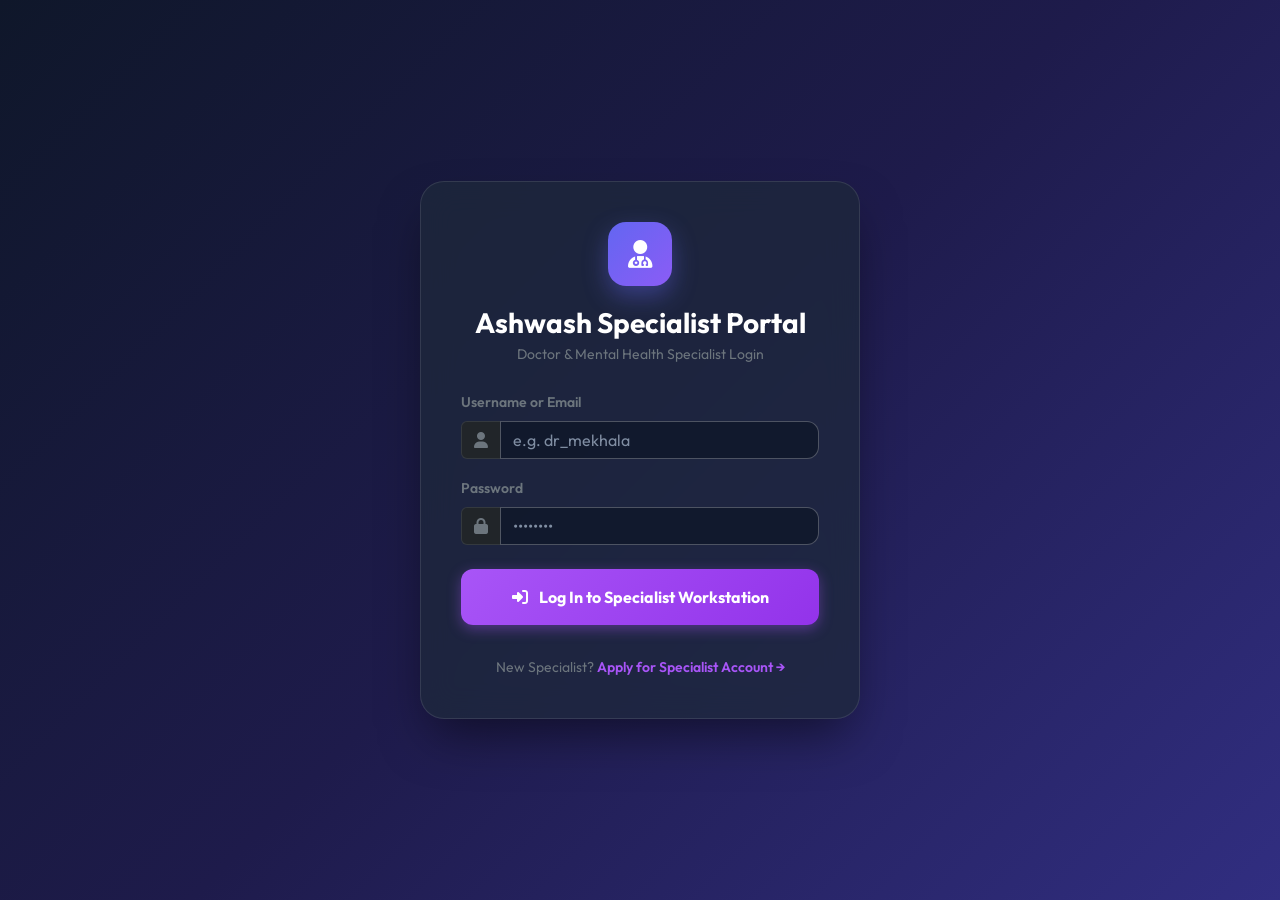
<file: ashwash_specialist/login.html>
<!DOCTYPE html>
<html lang="en">
<head>
    <meta charset="UTF-8">
    <meta name="viewport" content="width=device-width, initial-scale=1.0">
    <title>Ashwash Specialist Portal - Login</title>
    <link href="https://cdn.jsdelivr.net/npm/bootstrap@5.3.0/dist/css/bootstrap.min.css" rel="stylesheet">
    <link rel="stylesheet" href="https://cdnjs.cloudflare.com/ajax/libs/font-awesome/6.4.0/css/all.min.css">
    <link href="https://fonts.googleapis.com/css2?family=Outfit:wght@300;400;500;600;700&display=swap" rel="stylesheet">
    <link rel="stylesheet" href="style.css">
</head>
<body class="d-flex align-items-center justify-content-center min-vh-100">
    <div class="login-card">
        <div class="text-center mb-4">
            <div class="brand-badge"><i class="fa-solid fa-user-doctor text-white"></i></div>
            <h3 class="fw-bold text-white mb-1">Ashwash Specialist Portal</h3>
            <p class="text-secondary small">Doctor & Mental Health Specialist Login</p>
        </div>

        <div id="alertBox" class="alert alert-danger d-none border-0 bg-danger bg-opacity-25 text-danger rounded-3 py-2 px-3 mb-3 small"></div>

        <form id="specialistLoginForm">
            <div class="mb-3">
                <label class="form-label text-secondary small fw-semibold">Username or Email</label>
                <div class="input-group">
                    <span class="input-group-text bg-dark border-secondary border-opacity-25 text-secondary"><i class="fa-solid fa-user"></i></span>
                    <input type="text" id="username" class="form-control text-white" placeholder="e.g. dr_mekhala" required>
                </div>
            </div>

            <div class="mb-4">
                <label class="form-label text-secondary small fw-semibold">Password</label>
                <div class="input-group">
                    <span class="input-group-text bg-dark border-secondary border-opacity-25 text-secondary"><i class="fa-solid fa-lock"></i></span>
                    <input type="password" id="password" class="form-control text-white" placeholder="••••••••" required>
                </div>
            </div>

            <button type="submit" class="btn btn-purple w-100 mb-3 py-3 fw-bold"><i class="fa-solid fa-right-to-bracket me-2"></i> Log In to Specialist Workstation</button>
        </form>

        <div class="text-center mt-3">
            <p class="text-secondary small mb-0">New Specialist? <a href="register.html" class="text-decoration-none fw-semibold" style="color: #A855F7;">Apply for Specialist Account &rarr;</a></p>
        </div>
    </div>
    <script src="app.js"></script>
</body>
</html>
</file>
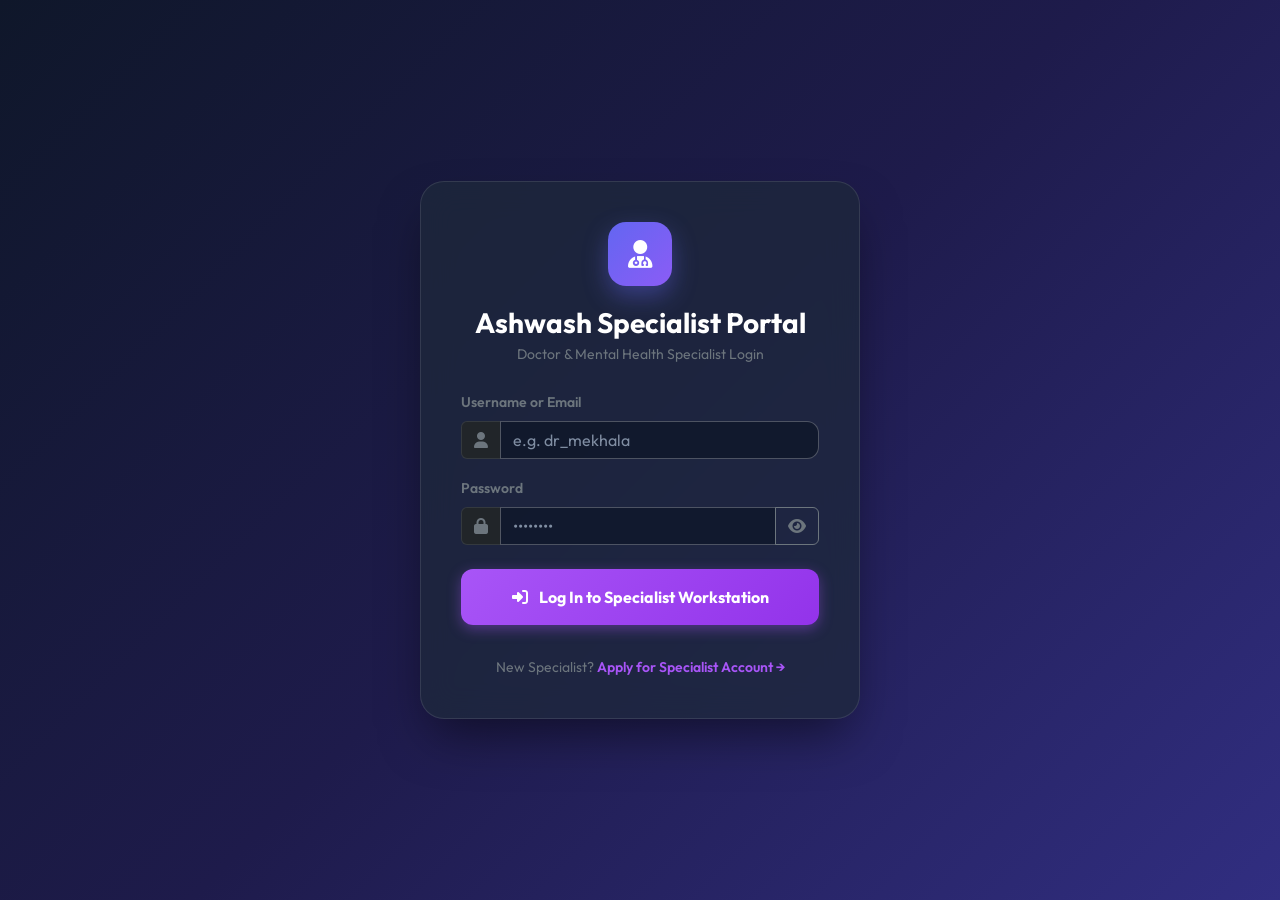
<file: ashwash_specialist/profile.html>
<!DOCTYPE html>
<html lang="en">
<head>
    <meta charset="UTF-8">
    <meta name="viewport" content="width=device-width, initial-scale=1.0">
    <title>Manage Specialist Profile & Account - Ashwash Workstation</title>
    <script>
        if (!localStorage.getItem('access_token')) {
            window.location.href = 'index.html';
        }
    </script>
    <link href="https://cdn.jsdelivr.net/npm/bootstrap@5.3.0/dist/css/bootstrap.min.css" rel="stylesheet">
    <link rel="stylesheet" href="https://cdnjs.cloudflare.com/ajax/libs/font-awesome/6.4.0/css/all.min.css">
    <link href="https://fonts.googleapis.com/css2?family=Outfit:wght@300;400;500;600;700&display=swap" rel="stylesheet">
    <link rel="stylesheet" href="style.css">
</head>
<body>
    <!-- Navbar -->
    <nav class="navbar navbar-expand-lg border-bottom border-secondary border-opacity-25 bg-dark px-4 py-3 sticky-top">
        <div class="container-fluid">
            <a class="navbar-brand d-flex align-items-center text-white fw-bold fs-5" href="dashboard.html">
                <span class="bg-primary rounded-3 p-2 me-2 d-inline-flex"><i class="fa-solid fa-user-doctor text-white"></i></span>
                Ashwash Specialist Workstation
            </a>
            <div class="d-flex align-items-center gap-3">
                <a href="dashboard.html" class="btn btn-outline-light btn-sm rounded-3"><i class="fa-solid fa-arrow-left me-1"></i> Back to Workstation</a>
                <button class="btn btn-outline-danger btn-sm rounded-3" onclick="logoutSpecialist()"><i class="fa-solid fa-right-from-bracket me-1"></i> Logout</button>
            </div>
        </div>
    </nav>

    <div class="container py-5" style="max-width: 950px;">
        <div class="row g-4">
            <!-- Left Side: Avatar & Doctor Summary Card -->
            <div class="col-md-4">
                <div class="card-custom p-4 text-center h-100 d-flex flex-column align-items-center">
                    <div class="position-relative mb-3" title="Click to zoom full picture">
                        <div class="avatar-container" onclick="openZoomAvatarModal()">
                            <img id="profileAvatarImg" src="https://ui-avatars.com/api/?name=Dr+Specialist&background=A855F7&color=fff&size=140" alt="Profile Picture" onerror="handleAvatarError(this)">
                        </div>
                        <span class="position-absolute bottom-0 end-0 bg-success p-2 border border-2 border-dark rounded-circle" title="Verified Specialist" style="transform: translate(-10px, -5px);"></span>
                    </div>

                    <input type="file" id="specPhotoInput" accept="image/*" class="d-none" onchange="uploadProfilePhoto(this)">

                    <button type="button" class="btn btn-purple btn-sm rounded-pill px-4 py-2 mb-3 fw-bold shadow text-white" id="btnPhotoAction" onclick="document.getElementById('specPhotoInput').click()">
                        <i class="fa-solid fa-camera me-2 text-white"></i><span id="photoBtnText" class="text-white">Add Profile Photo</span>
                    </button>

                    <h5 class="fw-bold text-white mb-1" id="displayFullName">Dr. Specialist</h5>
                    <p class="text-secondary small mb-2" id="displaySpecialization">Clinical Psychologist</p>
                    <span class="badge bg-success bg-opacity-25 text-success px-3 py-2 rounded-pill mb-4"><i class="fa-solid fa-circle-check me-1"></i> Verified & Active</span>
                    
                    <hr class="border-secondary border-opacity-25 my-3 w-100">

                    <div class="text-start small w-100">
                        <div class="d-flex justify-content-between mb-2">
                            <span class="text-secondary">License No:</span>
                            <span class="text-warning fw-mono" id="displayLicense">BMDC-REG-98234</span>
                        </div>
                        <div class="d-flex justify-content-between">
                            <span class="text-secondary">Qualification:</span>
                            <span class="text-white fw-semibold" id="displayQualification">MSc Psychology</span>
                        </div>
                    </div>
                </div>
            </div>

            <!-- Right Side: Profile Details & Password Forms -->
            <div class="col-md-8">
                <div id="specAlertBox" class="alert d-none border-0 rounded-3 py-3 px-4 mb-4 small"></div>

                <!-- Form 1: Specialist Profile Information -->
                <div class="card-custom p-4 mb-4">
                    <h5 class="fw-bold text-white mb-3"><i class="fa-solid fa-user-doctor me-2" style="color: #A855F7;"></i> Specialist Credentials & Profile Info</h5>
                    <form id="specProfileInfoForm">
                        <div class="mb-3">
                            <label class="form-label text-secondary small fw-semibold">Doctor Full Name</label>
                            <input type="text" id="specFullName" class="form-control text-white" required placeholder="e.g. Dr. Mekhala Sarkar">
                        </div>

                        <div class="row g-3 mb-3">
                            <div class="col-md-6">
                                <label class="form-label text-secondary small fw-semibold">Username</label>
                                <input type="text" id="specUsername" class="form-control text-white" required placeholder="dr_mekhala">
                            </div>
                            <div class="col-md-6">
                                <label class="form-label text-secondary small fw-semibold">Email Address</label>
                                <input type="email" id="specEmail" class="form-control text-white" required placeholder="doctor@ashwash.com">
                            </div>
                        </div>

                        <div class="row g-3 mb-4">
                            <div class="col-md-6">
                                <label class="form-label text-secondary small fw-semibold">Specialization</label>
                                <input type="text" id="specSpecialization" class="form-control text-white" required placeholder="Clinical Psychologist">
                            </div>
                            <div class="col-md-6">
                                <label class="form-label text-secondary small fw-semibold">Qualification</label>
                                <input type="text" id="specQualification" class="form-control text-white" required placeholder="MSc in Clinical Psychology">
                            </div>
                        </div>

                        <button type="submit" class="btn btn-purple rounded-3 px-4 py-2 fw-semibold text-white"><i class="fa-solid fa-floppy-disk me-2"></i> Update Profile Info</button>
                    </form>
                </div>

                <!-- Form 2: Change Password & Security -->
                <div class="card-custom p-4">
                    <h5 class="fw-bold text-white mb-3"><i class="fa-solid fa-lock me-2 text-warning"></i> Security & Password Settings</h5>
                    <form id="specChangePasswordForm">
                        <!-- Current Password Verification -->
                        <div class="mb-3">
                            <label class="form-label text-secondary small fw-semibold">Current / Previous Password <span class="text-danger">* (Required for verification)</span></label>
                            <div class="input-group">
                                <span class="input-group-text bg-dark border-secondary border-opacity-25 text-secondary"><i class="fa-solid fa-key"></i></span>
                                <input type="password" id="specCurrentPassword" class="form-control text-white" required placeholder="Enter current password">
                                <button class="btn btn-outline-secondary border-opacity-25" type="button" onclick="togglePasswordVisibility('specCurrentPassword', 'eyeCurrent')">
                                    <i class="fa-solid fa-eye text-secondary" id="eyeCurrent"></i>
                                </button>
                            </div>
                        </div>

                        <!-- New Password -->
                        <div class="mb-3">
                            <label class="form-label text-secondary small fw-semibold">New Password</label>
                            <div class="input-group">
                                <span class="input-group-text bg-dark border-secondary border-opacity-25 text-secondary"><i class="fa-solid fa-lock"></i></span>
                                <input type="password" id="specNewPassword" class="form-control text-white" required placeholder="••••••••">
                                <button class="btn btn-outline-secondary border-opacity-25" type="button" onclick="togglePasswordVisibility('specNewPassword', 'eyeNew')">
                                    <i class="fa-solid fa-eye text-secondary" id="eyeNew"></i>
                                </button>
                            </div>
                        </div>

                        <!-- Confirm New Password -->
                        <div class="mb-4">
                            <label class="form-label text-secondary small fw-semibold">Confirm New Password</label>
                            <div class="input-group">
                                <span class="input-group-text bg-dark border-secondary border-opacity-25 text-secondary"><i class="fa-solid fa-check-double"></i></span>
                                <input type="password" id="specConfirmPassword" class="form-control text-white" required placeholder="••••••••">
                                <button class="btn btn-outline-secondary border-opacity-25" type="button" onclick="togglePasswordVisibility('specConfirmPassword', 'eyeConfirm')">
                                    <i class="fa-solid fa-eye text-secondary" id="eyeConfirm"></i>
                                </button>
                            </div>
                        </div>

                        <button type="submit" class="btn btn-warning rounded-3 px-4 py-2 fw-semibold"><i class="fa-solid fa-shield-halved me-2"></i> Update Security Password</button>
                    </form>
                </div>
            </div>
        </div>
    </div>

    <!-- Modal: Zoom Full Specialist Profile Photo -->
    <div class="modal fade" id="zoomAvatarModal" tabindex="-1">
        <div class="modal-dialog modal-dialog-centered modal-lg">
            <div class="modal-content bg-dark border-secondary text-center">
                <div class="modal-header border-secondary">
                    <h5 class="modal-title fw-bold text-white"><i class="fa-solid fa-expand me-2 text-purple" style="color: #A855F7;"></i> Specialist Profile Photo (Full View)</h5>
                    <button type="button" class="btn-close btn-close-white" data-bs-dismiss="modal"></button>
                </div>
                <div class="modal-body p-4 d-flex align-items-center justify-content-center">
                    <img id="zoomedAvatarImg" src="" alt="Full Profile Photo" class="img-fluid rounded-4 shadow-lg border border-2 border-purple" style="max-height: 80vh; object-fit: contain;">
                </div>
            </div>
        </div>
    </div>

    <script src="https://cdn.jsdelivr.net/npm/bootstrap@5.3.0/dist/js/bootstrap.bundle.min.js"></script>
    <script src="app.js"></script>
    <script>
        document.addEventListener('DOMContentLoaded', () => {
            loadSpecialistProfile();

            const infoForm = document.getElementById('specProfileInfoForm');
            if (infoForm) {
                infoForm.addEventListener('submit', handleSpecProfileInfoSubmit);
            }

            const passForm = document.getElementById('specChangePasswordForm');
            if (passForm) {
                passForm.addEventListener('submit', handleSpecChangePasswordSubmit);
            }
        });

        function openZoomAvatarModal() {
            const img = document.getElementById('profileAvatarImg');
            const zoomedImg = document.getElementById('zoomedAvatarImg');
            if (img && zoomedImg) {
                zoomedImg.src = img.src;
                const modal = new bootstrap.Modal(document.getElementById('zoomAvatarModal'));
                modal.show();
            }
        }

        function handleAvatarError(img) {
            const fullName = document.getElementById('displayFullName')?.textContent || 'Specialist';
            img.src = `https://ui-avatars.com/api/?name=${encodeURIComponent(fullName)}&background=A855F7&color=fff&size=140`;
        }

        function togglePasswordVisibility(inputId, iconId) {
            const input = document.getElementById(inputId);
            const icon = document.getElementById(iconId);
            if (input.type === 'password') {
                input.type = 'text';
                icon.classList.remove('fa-eye');
                icon.classList.add('fa-eye-slash');
            } else {
                input.type = 'password';
                icon.classList.remove('fa-eye-slash');
                icon.classList.add('fa-eye');
            }
        }
    </script>
</body>
</html>
</file>
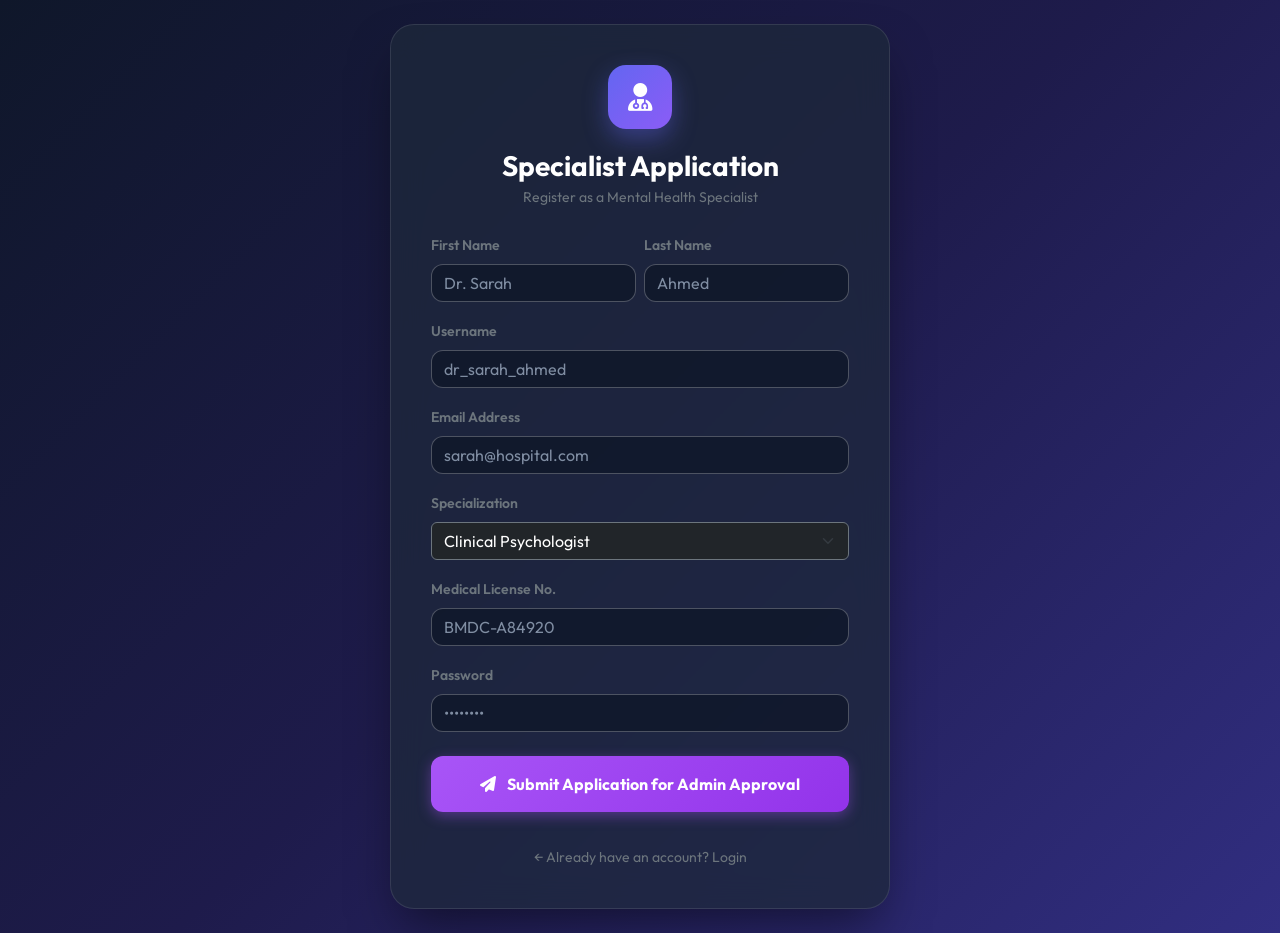
<file: ashwash_specialist/register.html>
<!DOCTYPE html>
<html lang="en">
<head>
    <meta charset="UTF-8">
    <meta name="viewport" content="width=device-width, initial-scale=1.0">
    <title>Apply for Specialist Account - Ashwash Specialist</title>
    <link href="https://cdn.jsdelivr.net/npm/bootstrap@5.3.0/dist/css/bootstrap.min.css" rel="stylesheet">
    <link rel="stylesheet" href="https://cdnjs.cloudflare.com/ajax/libs/font-awesome/6.4.0/css/all.min.css">
    <link href="https://fonts.googleapis.com/css2?family=Outfit:wght@300;400;500;600;700&display=swap" rel="stylesheet">
    <link rel="stylesheet" href="style.css">
</head>
<body class="d-flex align-items-center justify-content-center min-vh-100 py-4">
    <div class="login-card" style="max-width: 500px;">
        <div class="text-center mb-4">
            <div class="brand-badge"><i class="fa-solid fa-user-doctor text-white"></i></div>
            <h3 class="fw-bold text-white mb-1">Specialist Application</h3>
            <p class="text-secondary small">Register as a Mental Health Specialist</p>
        </div>

        <div id="alertBox" class="alert d-none border-0 rounded-3 py-2 px-3 mb-3 small"></div>

        <form id="specialistRegisterForm">
            <div class="row g-2 mb-3">
                <div class="col-6">
                    <label class="form-label text-secondary small fw-semibold">First Name</label>
                    <input type="text" id="regFirstName" class="form-control text-white" placeholder="Dr. Sarah" required>
                </div>
                <div class="col-6">
                    <label class="form-label text-secondary small fw-semibold">Last Name</label>
                    <input type="text" id="regLastName" class="form-control text-white" placeholder="Ahmed" required>
                </div>
            </div>

            <div class="mb-3">
                <label class="form-label text-secondary small fw-semibold">Username</label>
                <input type="text" id="regUsername" class="form-control text-white" placeholder="dr_sarah_ahmed" required>
            </div>

            <div class="mb-3">
                <label class="form-label text-secondary small fw-semibold">Email Address</label>
                <input type="email" id="regEmail" class="form-control text-white" placeholder="sarah@hospital.com" required>
            </div>

            <div class="mb-3">
                <label class="form-label text-secondary small fw-semibold">Specialization</label>
                <select id="regSpecialization" class="form-select text-white bg-dark border-secondary">
                    <option value="Clinical Psychologist" selected>Clinical Psychologist</option>
                    <option value="Consultant Psychiatrist">Consultant Psychiatrist</option>
                    <option value="Counseling Specialist">Counseling Specialist</option>
                </select>
            </div>

            <div class="mb-3">
                <label class="form-label text-secondary small fw-semibold">Medical License No.</label>
                <input type="text" id="regLicense" class="form-control text-white" placeholder="BMDC-A84920" required>
            </div>

            <div class="mb-4">
                <label class="form-label text-secondary small fw-semibold">Password</label>
                <input type="password" id="regPassword" class="form-control text-white" placeholder="••••••••" required>
            </div>

            <button type="submit" class="btn btn-purple w-100 mb-3 py-3 fw-bold"><i class="fa-solid fa-paper-plane me-2"></i> Submit Application for Admin Approval</button>
        </form>

        <div class="text-center mt-3">
            <a href="login.html" class="text-secondary small text-decoration-none">&larr; Already have an account? Login</a>
        </div>
    </div>
    <script src="app.js"></script>
</body>
</html>
</file>
<file: ashwash_admin/style.css>
* { font-family: 'Outfit', sans-serif; }
body {
    background: linear-gradient(135deg, #0F172A 0%, #1E293B 50%, #0F172A 100%);
    color: #F8FAFC;
    min-height: 100vh;
}
.login-card {
    background: rgba(30, 41, 59, 0.75);
    backdrop-filter: blur(16px);
    border: 1px solid rgba(255, 255, 255, 0.1);
    border-radius: 24px;
    padding: 40px;
    width: 100%;
    max-width: 440px;
    box-shadow: 0 25px 50px -12px rgba(0, 0, 0, 0.5);
}
.brand-badge {
    background: linear-gradient(135deg, #3B82F6, #1D4ED8);
    width: 64px; height: 64px;
    border-radius: 18px;
    display: flex; align-items: center; justify-content: center;
    margin: 0 auto 20px; font-size: 28px;
    box-shadow: 0 10px 25px rgba(59, 130, 246, 0.4);
}
.form-control {
    background: rgba(15, 23, 42, 0.6) !important;
    border: 1px solid rgba(255, 255, 255, 0.15) !important;
    border-radius: 12px;
}
.form-control:focus {
    border-color: #3B82F6 !important;
    box-shadow: 0 0 0 4px rgba(59, 130, 246, 0.2) !important;
}
.btn-blue {
    background: linear-gradient(135deg, #2563EB 0%, #1D4ED8 100%);
    border: none; border-radius: 12px; color: white;
}
.btn-blue:hover {
    background: linear-gradient(135deg, #1D4ED8 0%, #1E40AF 100%);
    color: white; transform: translateY(-1px);
}
.card-custom {
    background: #1E293B;
    border: 1px solid rgba(255, 255, 255, 0.08);
    border-radius: 16px;
}
.stat-card {
    background: linear-gradient(135deg, rgba(30,41,59,0.9), rgba(15,23,42,0.9));
    border: 1px solid rgba(255,255,255,0.1);
    border-radius: 16px; padding: 20px;
    cursor: pointer;
    transition: all 0.25s ease-in-out;
}
.stat-card:hover {
    transform: translateY(-4px);
    border-color: rgba(59, 130, 246, 0.6);
    box-shadow: 0 10px 25px -5px rgba(59, 130, 246, 0.35);
}
.stat-icon {
    width: 48px; height: 48px; border-radius: 12px;
    display: flex; align-items: center; justify-content: center; font-size: 20px;
}
.table-custom {
    color: #F8FAFC !important;
    --bs-table-bg: #1E293B !important;
    --bs-table-color: #F8FAFC !important;
    background-color: #1E293B !important;
}
.table-custom tr, .table-custom tbody tr {
    background-color: #1E293B !important;
    color: #F8FAFC !important;
}
.table-custom th {
    background-color: #0F172A !important;
    color: #94A3B8 !important;
    border-bottom: 1px solid rgba(255,255,255,0.1) !important;
}
.table-custom td {
    background-color: #1E293B !important;
    color: #F8FAFC !important;
    border-bottom: 1px solid rgba(255,255,255,0.05) !important;
    vertical-align: middle !important;
}

/* Custom Tab Styling for Crystal Clear Visibility */
.nav-tabs {
    border-bottom: 1px solid rgba(255, 255, 255, 0.1) !important;
    gap: 8px;
}
.nav-tabs .nav-link {
    color: #94A3B8 !important;
    background: transparent !important;
    border: 1px solid rgba(255, 255, 255, 0.1) !important;
    border-radius: 12px !important;
    padding: 10px 22px !important;
    font-weight: 600 !important;
    transition: all 0.2s ease-in-out;
}
.nav-tabs .nav-link:hover {
    color: #F8FAFC !important;
    background: rgba(255, 255, 255, 0.08) !important;
}
.nav-tabs .nav-link.active {
    color: #FFFFFF !important;
    background: linear-gradient(135deg, #2563EB 0%, #1D4ED8 100%) !important;
    border: 1px solid #3B82F6 !important;
    box-shadow: 0 4px 14px rgba(37, 99, 235, 0.4) !important;
}
</file>
<file: ashwash_specialist/style.css>
* { font-family: 'Outfit', sans-serif; }
body {
    background: linear-gradient(135deg, #0F172A 0%, #1E1B4B 50%, #312E81 100%);
    color: #F8FAFC;
    min-height: 100vh;
}
.login-card {
    background: rgba(30, 41, 59, 0.75);
    backdrop-filter: blur(16px);
    border: 1px solid rgba(255, 255, 255, 0.1);
    border-radius: 24px;
    padding: 40px;
    width: 100%;
    max-width: 440px;
    box-shadow: 0 25px 50px -12px rgba(0, 0, 0, 0.5);
}
.brand-badge {
    background: linear-gradient(135deg, #6366F1, #8B5CF6);
    width: 64px; height: 64px;
    border-radius: 18px;
    display: flex; align-items: center; justify-content: center;
    margin: 0 auto 20px; font-size: 28px;
    box-shadow: 0 10px 25px rgba(99, 102, 241, 0.4);
}

/* High Contrast Input & Placeholder Styling */
.form-control {
    background: rgba(15, 23, 42, 0.8) !important;
    border: 1px solid rgba(255, 255, 255, 0.25) !important;
    border-radius: 12px;
    color: #F8FAFC !important;
}
.form-control:focus {
    border-color: #A855F7 !important;
    box-shadow: 0 0 0 4px rgba(168, 85, 247, 0.25) !important;
}
::placeholder,
.form-control::placeholder {
    color: #94A3B8 !important;
    opacity: 0.85 !important;
}

.btn-purple {
    background: linear-gradient(135deg, #A855F7 0%, #9333EA 100%) !important;
    border: none !important; border-radius: 12px; color: white !important;
    box-shadow: 0 4px 14px rgba(168, 85, 247, 0.4) !important;
}
.btn-purple:hover {
    background: linear-gradient(135deg, #9333EA 0%, #7E22CE 100%) !important;
    color: white !important; transform: translateY(-1px);
}
.btn-outline-purple {
    border: 1.5px solid #A855F7 !important;
    color: #FFFFFF !important;
    background: rgba(168, 85, 247, 0.25) !important;
    font-weight: 600 !important;
    transition: all 0.2s ease-in-out;
}
.btn-outline-purple:hover {
    background: #A855F7 !important;
    color: #FFFFFF !important;
    box-shadow: 0 4px 14px rgba(168, 85, 247, 0.5) !important;
}
.card-custom {
    background: #1E293B;
    border: 1px solid rgba(255, 255, 255, 0.08);
    border-radius: 16px;
}
.stat-card {
    background: linear-gradient(135deg, rgba(30,41,59,0.9), rgba(15,23,42,0.9));
    border: 1px solid rgba(255,255,255,0.1);
    border-radius: 16px; padding: 20px;
    cursor: pointer !important;
    transition: transform 0.2s ease-in-out, border-color 0.2s ease-in-out !important;
}
.stat-card:hover {
    transform: translateY(-3px) !important;
    border-color: rgba(168, 85, 247, 0.5) !important;
    box-shadow: 0 8px 20px rgba(168, 85, 247, 0.25) !important;
}
.stat-icon {
    width: 48px; height: 48px; border-radius: 12px;
    display: flex; align-items: center; justify-content: center; font-size: 20px;
}
.table-custom {
    color: #F8FAFC !important;
    --bs-table-bg: #1E293B !important;
    --bs-table-color: #F8FAFC !important;
    background-color: #1E293B !important;
}
.table-custom tr, .table-custom tbody tr {
    background-color: #1E293B !important;
    color: #F8FAFC !important;
}
.table-custom th {
    background-color: #0F172A !important;
    color: #94A3B8 !important;
    border-bottom: 1px solid rgba(255,255,255,0.1) !important;
}
.table-custom td {
    background-color: #1E293B !important;
    color: #F8FAFC !important;
    border-bottom: 1px solid rgba(255,255,255,0.05) !important;
    vertical-align: middle !important;
}

.avatar-container {
    width: 140px;
    height: 140px;
    min-width: 140px;
    min-height: 140px;
    max-width: 140px;
    max-height: 140px;
    border-radius: 50%;
    overflow: hidden;
    margin: 0 auto;
    border: 3px solid #A855F7;
    box-shadow: 0 8px 20px rgba(168, 85, 247, 0.35);
    background-color: #312E81;
    cursor: pointer;
    transition: transform 0.2s ease-in-out;
}
.avatar-container:hover {
    transform: scale(1.05);
}
.avatar-container img {
    width: 100%;
    height: 100%;
    object-fit: cover;
    object-position: center;
    display: block;
}

/* Navigation Tab High-Contrast Styling */
.nav-tabs {
    border-bottom: 1px solid rgba(255, 255, 255, 0.1) !important;
    gap: 8px;
}
.nav-tabs .nav-link {
    color: #94A3B8 !important;
    background: rgba(30, 41, 59, 0.6) !important;
    border: 1px solid rgba(255, 255, 255, 0.1) !important;
    border-radius: 12px !important;
    padding: 10px 22px !important;
    font-weight: 600 !important;
    transition: all 0.2s ease-in-out;
}
.nav-tabs .nav-link:hover {
    color: #F8FAFC !important;
    background: rgba(168, 85, 247, 0.2) !important;
    border-color: rgba(168, 85, 247, 0.4) !important;
}
.nav-tabs .nav-link.active {
    color: #FFFFFF !important;
    background: linear-gradient(135deg, #A855F7 0%, #7E22CE 100%) !important;
    border: 1px solid #A855F7 !important;
    box-shadow: 0 4px 14px rgba(168, 85, 247, 0.4) !important;
}
.nav-tabs .nav-link.active i {
    color: #FFFFFF !important;
}

/* Scrollable Modal Styling */
.modal-dialog-scrollable .modal-body {
    max-height: 70vh !important;
    overflow-y: auto !important;
}
.modal-body::-webkit-scrollbar {
    width: 8px;
}
.modal-body::-webkit-scrollbar-track {
    background: #0F172A;
    border-radius: 4px;
}
.modal-body::-webkit-scrollbar-thumb {
    background: #A855F7;
    border-radius: 4px;
}
.modal-body::-webkit-scrollbar-thumb:hover {
    background: #9333EA;
}
</file>
